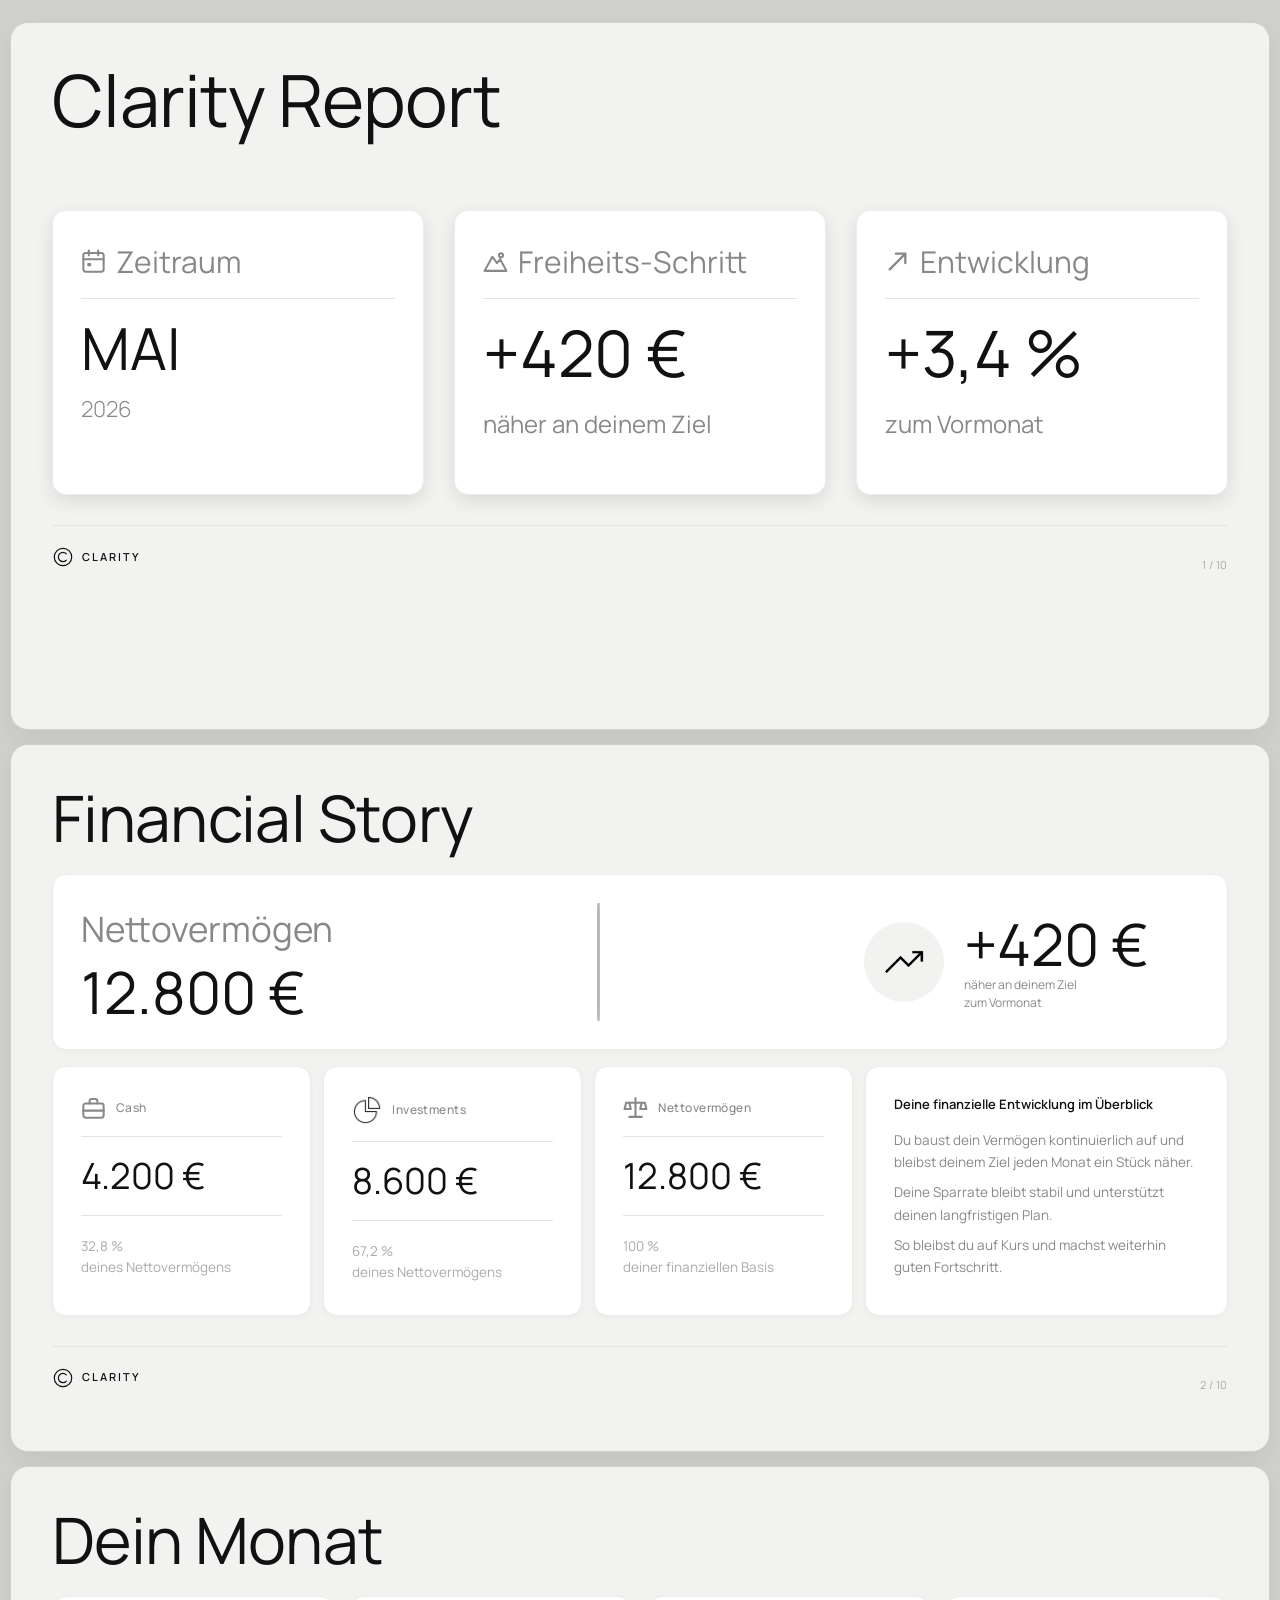
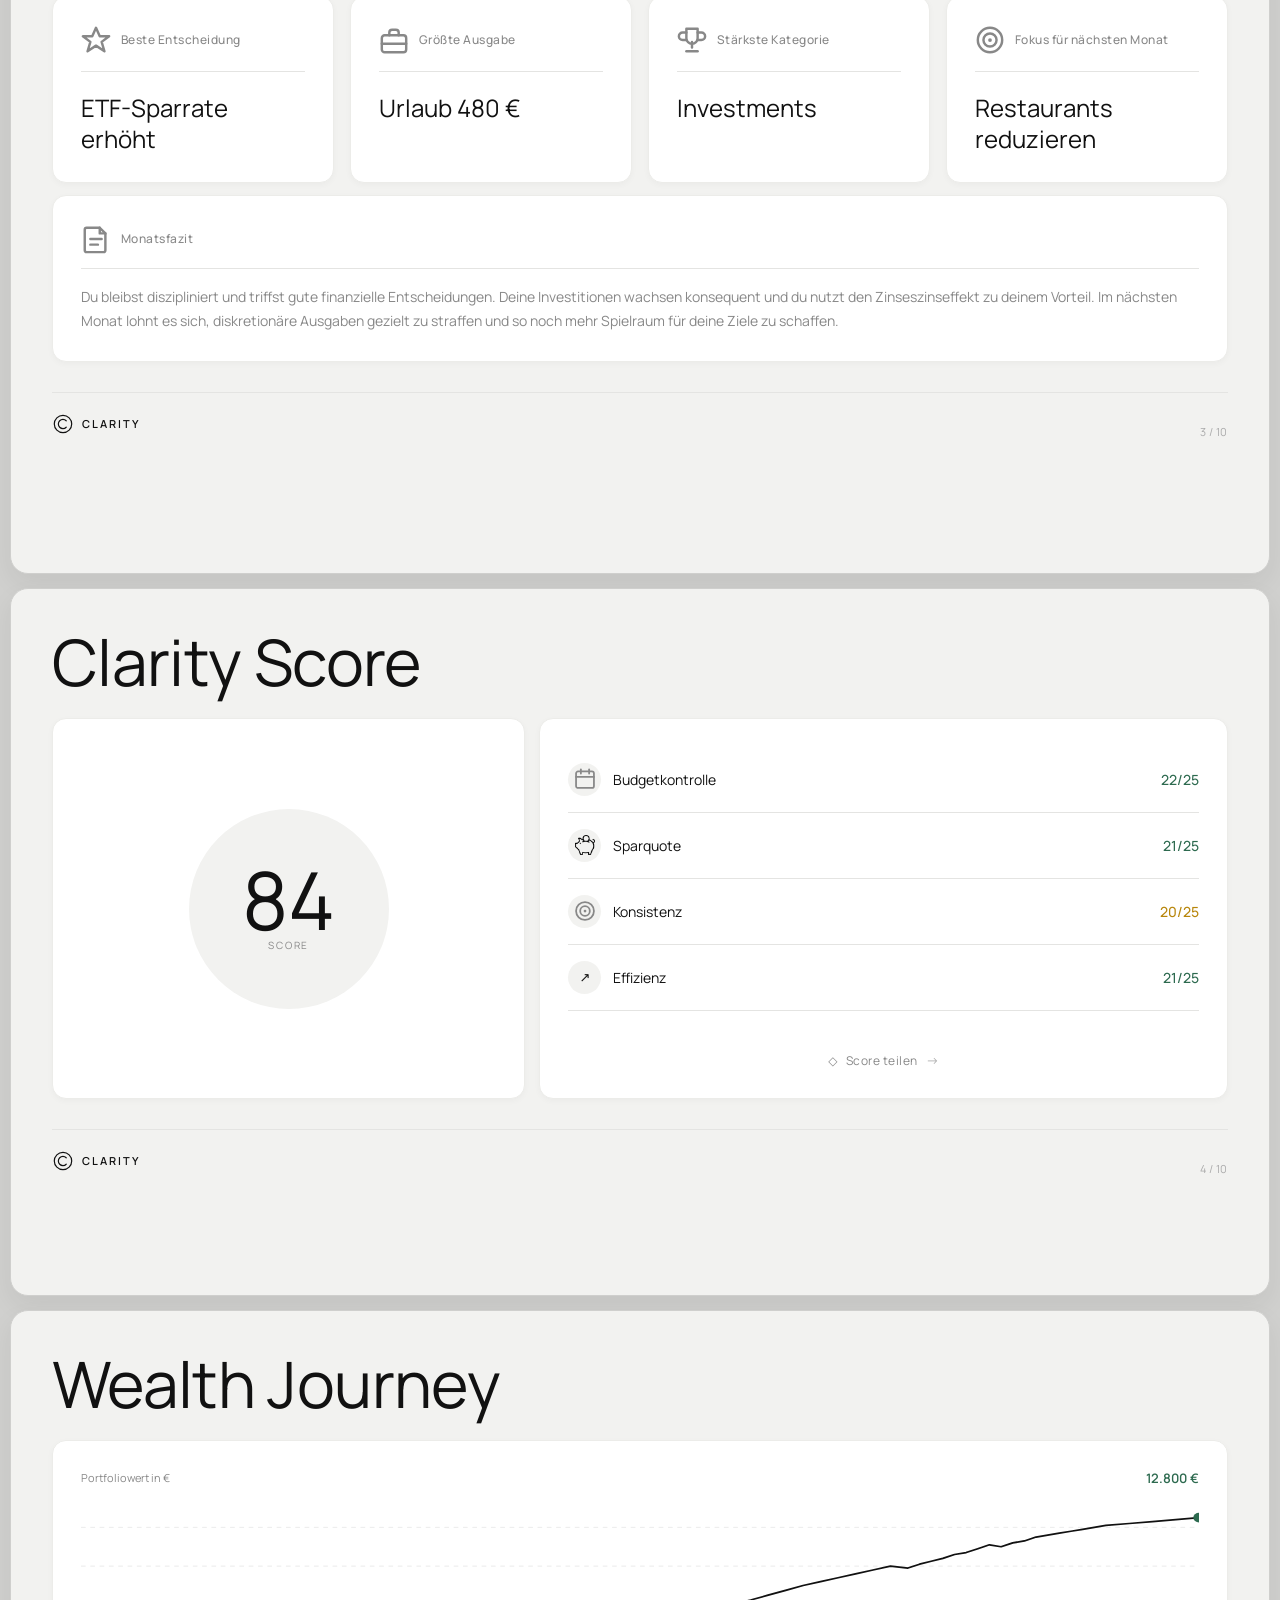
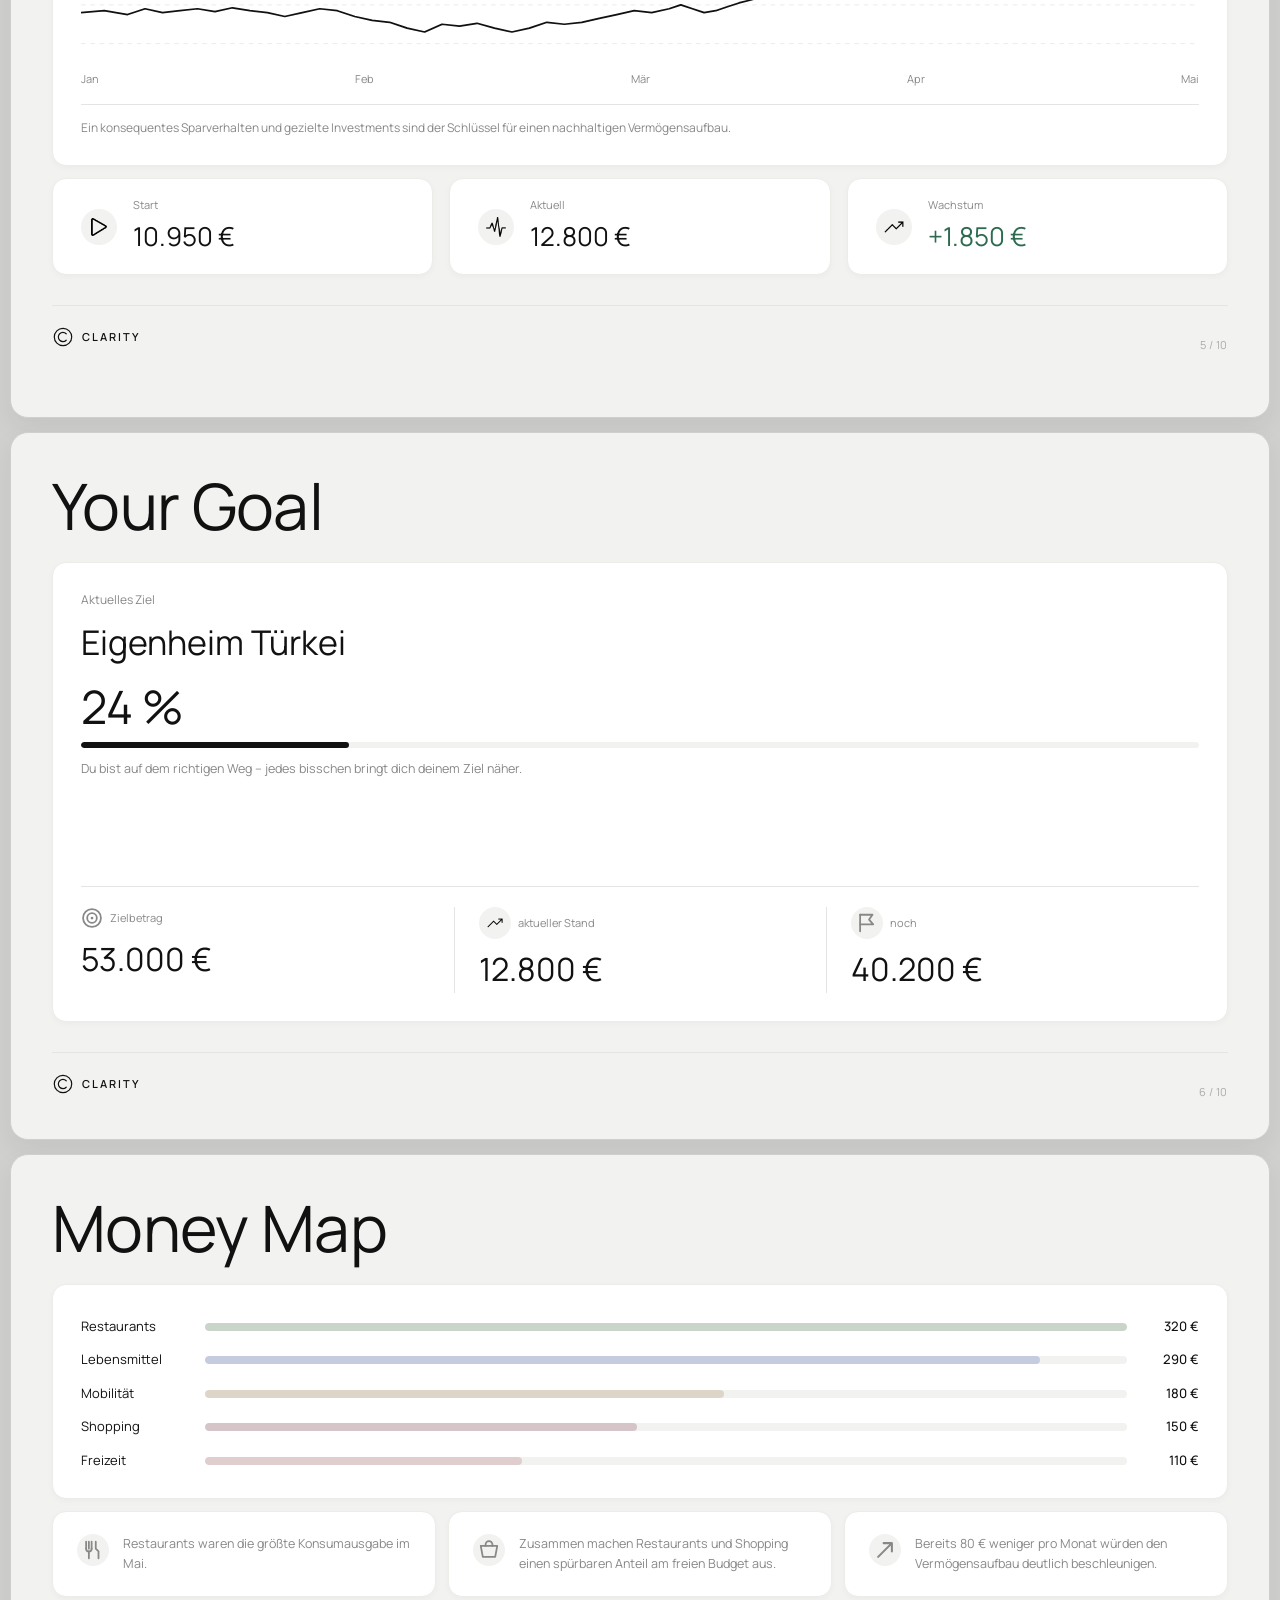
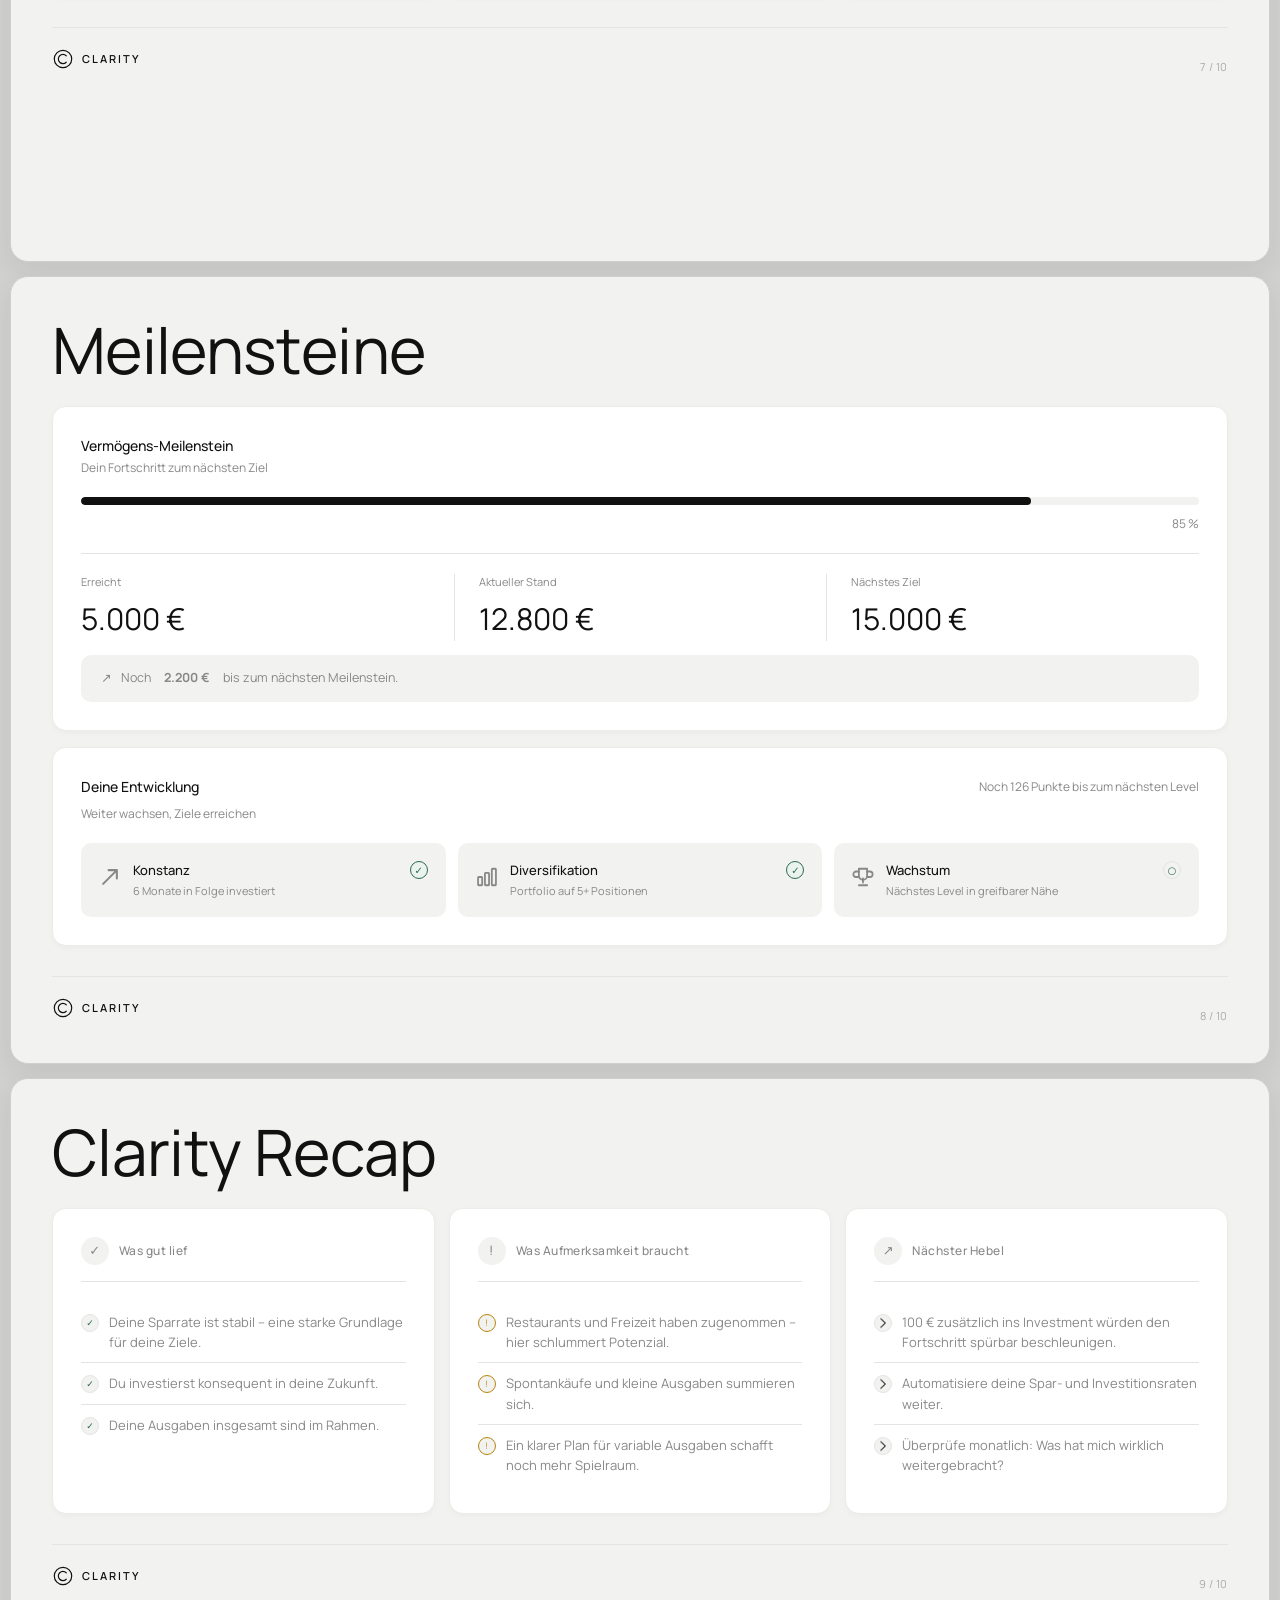
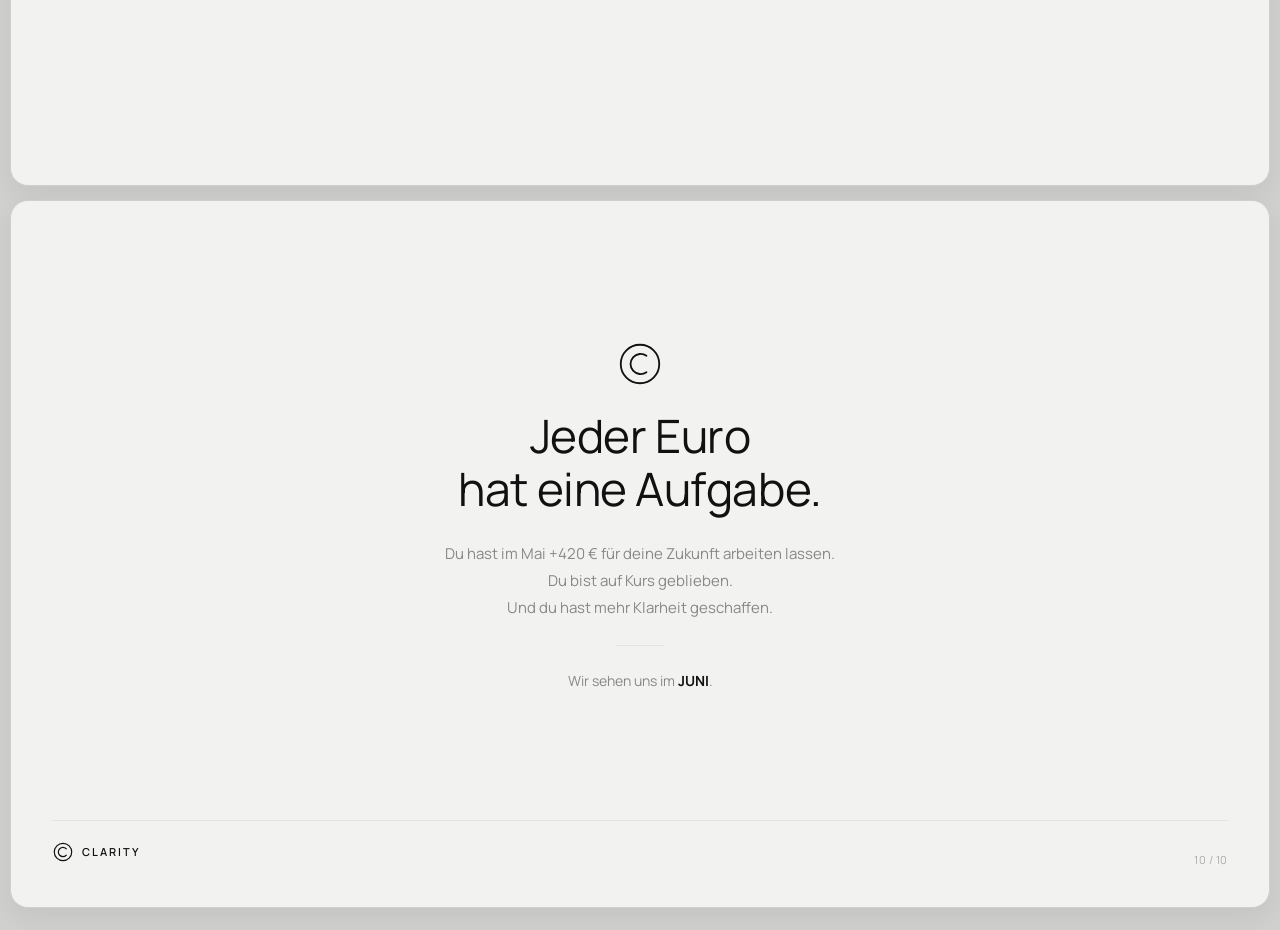
<file: index.html>
<!doctype html>
<html lang="de">
  <head>
    <meta charset="UTF-8" />
    <meta name="viewport" content="width=device-width, initial-scale=1.0" />
    <title>Clarity Report</title>
    <link rel="stylesheet" href="style.css" />
  </head>
  <body>
    <main class="report report-index" aria-label="Clarity Report Übersicht">
      <div class="page page-index">
        <div class="display display-cover">Clarity Report</div>

        <div class="cover-kpis">
          <div class="card cover-kpi">
            <div class="kpi-title">
              <svg
                width="15"
                height="15"
                viewBox="0 0 16 16"
                fill="none"
                stroke="#888"
                stroke-width="1.3"
                stroke-linecap="round"
                stroke-linejoin="round"
              >
                <rect x="1.5" y="2.5" width="13" height="12" rx="1.5" />
                <line x1="5" y1="1" x2="5" y2="4" />
                <line x1="11" y1="1" x2="11" y2="4" />
                <line x1="1.5" y1="6.5" x2="14.5" y2="6.5" />
                <rect
                  x="4"
                  y="9"
                  width="2.5"
                  height="2"
                  rx="0.4"
                  fill="#888"
                  stroke="none"
                />
              </svg>
              Zeitraum
            </div>
            <span class="cover-date">MAI</span>
            <span class="cover-year">2026</span>
          </div>
          <div class="card cover-kpi">
            <div class="kpi-title">
              <svg
                width="15"
                height="15"
                viewBox="0 0 16 16"
                fill="none"
                stroke="#888"
                stroke-width="1.3"
                stroke-linecap="round"
                stroke-linejoin="round"
              >
                <path d="M1 14L6 5l3 4 2-2.5 4 7.5H1z" />
                <circle cx="11.5" cy="4" r="1.3" />
              </svg>
              Freiheits-Schritt
            </div>
            <div class="big-num">+420 €</div>
            <div class="big-num-label">näher an deinem Ziel</div>
          </div>
          <div class="card cover-kpi">
            <div class="kpi-title">
              <svg
                width="15"
                height="15"
                viewBox="0 0 16 16"
                fill="none"
                stroke="#888"
                stroke-width="1.5"
                stroke-linecap="round"
                stroke-linejoin="round"
              >
                <path d="M3 13L13 3M7 3h6v6" />
              </svg>
              Entwicklung
            </div>
            <div class="big-num">+3,4 %</div>
            <div class="big-num-label">zum Vormonat</div>
          </div>
        </div>

        <div class="page-footer">
          <div class="logo">
            <svg
              class="logo-icon"
              viewBox="0 0 24 24"
              fill="none"
              xmlns="http://www.w3.org/2000/svg"
            >
              <circle
                cx="12"
                cy="12"
                r="9.5"
                stroke="#111111"
                stroke-width="1.3"
              />
              <path
                d="M15.5 8.5A5 5 0 1 0 15.5 15.5"
                stroke="#111111"
                stroke-width="1.3"
                stroke-linecap="round"
                fill="none"
              />
            </svg>
            CLARITY
          </div>
          <div class="footer-title"></div>
          <div class="page-num">1 / 10</div>
        </div>
      </div>

      <!-- ═══════════════════════════════════════
     PAGE 2 — FINANCIAL STORY
════════════════════════════════════════ -->
      <div class="page">
        <div class="display">Financial Story</div>

        <div class="card fin-hero">
          <div class="left">
            <div class="fin-hero-label">Nettovermögen</div>
            <div class="fin-hero-value">12.800 €</div>
          </div>
          <div class="fin-hero-divider"></div>
          <div class="right">
            <div class="round-icon icon-circle">
              <img class="icon-img" src="./imgs/trending.png" />
            </div>
            <div>
              <div class="delta">+420 €</div>
              <div class="delta-sub">näher an deinem Ziel</div>
              <div class="delta-sub">zum Vormonat</div>
            </div>
          </div>
        </div>

        <div class="fin-bottom">
          <div class="card">
            <div class="card-label">
              <svg
                width="25"
                height="25"
                viewBox="0 0 16 16"
                fill="none"
                stroke="#888"
                stroke-width="1.3"
                stroke-linecap="round"
                stroke-linejoin="round"
              >
                <rect x="1.5" y="5.5" width="13" height="9" rx="1.5" />
                <path
                  d="M5.5 5.5V4a1.5 1.5 0 0 1 1.5-1.5h2A1.5 1.5 0 0 1 10.5 4v1.5"
                />
                <line x1="1.5" y1="10" x2="14.5" y2="10" />
              </svg>
              Cash
            </div>
            <div class="big-num big-num-compact">4.200 €</div>
            <hr class="divider" />
            <div class="fin-kpi-pct">32,8 %<br />deines Nettovermögens</div>
          </div>
          <div class="card">
            <div class="card-label">
              <img src="./imgs/circular-diagram.png" width="30" height="30" />
              Investments
            </div>
            <div class="big-num big-num-compact">8.600 €</div>
            <hr class="divider" />
            <div class="fin-kpi-pct">67,2 %<br />deines Nettovermögens</div>
          </div>
          <div class="card">
            <div class="card-label">
              <svg
                width="25"
                height="25"
                viewBox="0 0 16 16"
                fill="none"
                stroke="#888"
                stroke-width="1.3"
                stroke-linecap="round"
                stroke-linejoin="round"
              >
                <line x1="8" y1="2" x2="8" y2="14" />
                <line x1="4" y1="14" x2="12" y2="14" />
                <line x1="2" y1="5" x2="14" y2="5" />
                <path d="M2 5l-1 4h4L4 5" />
                <path d="M14 5l1 4h-4l1-4" />
              </svg>
              Nettovermögen
            </div>
            <div class="big-num big-num-compact">12.800 €</div>
            <hr class="divider" />
            <div class="fin-kpi-pct">100 %<br />deiner finanziellen Basis</div>
          </div>
          <div class="card insight-card">
            <h4>Deine finanzielle Entwicklung im Überblick</h4>
            <p>
              Du baust dein Vermögen kontinuierlich auf und bleibst deinem Ziel
              jeden Monat ein Stück näher.
            </p>
            <p>
              Deine Sparrate bleibt stabil und unterstützt deinen langfristigen
              Plan.
            </p>
            <p>
              So bleibst du auf Kurs und machst weiterhin guten Fortschritt.
            </p>
          </div>
        </div>

        <div class="page-footer">
          <div class="logo">
            <svg
              class="logo-icon"
              viewBox="0 0 24 24"
              fill="none"
              xmlns="http://www.w3.org/2000/svg"
            >
              <circle
                cx="12"
                cy="12"
                r="9.5"
                stroke="#111111"
                stroke-width="1.3"
              />
              <path
                d="M15.5 8.5A5 5 0 1 0 15.5 15.5"
                stroke="#111111"
                stroke-width="1.3"
                stroke-linecap="round"
                fill="none"
              /></svg
            >CLARITY
          </div>
          <div class="footer-title"></div>
          <div class="page-num">2 / 10</div>
        </div>
      </div>

      <!-- ═══════════════════════════════════════
     PAGE 3 — DEIN MONAT
════════════════════════════════════════ -->
      <div class="page">
        <div class="display">Dein Monat</div>

        <div class="monat-grid">
          <div class="card monat-card">
            <div class="card-label">
              <svg
                width="30"
                height="30"
                viewBox="0 0 16 16"
                fill="none"
                stroke="#888"
                stroke-width="1.3"
                stroke-linecap="round"
                stroke-linejoin="round"
              >
                <polygon
                  points="8,1.5 10,6 15,6 11,9 12.5,14 8,11 3.5,14 5,9 1,6 6,6"
                /></svg
              >Beste Entscheidung
            </div>
            <div class="monat-val">ETF-Sparrate erhöht</div>
          </div>
          <div class="card monat-card">
            <div class="card-label">
              <svg
                width="30"
                height="30"
                viewBox="0 0 16 16"
                fill="none"
                stroke="#888"
                stroke-width="1.3"
                stroke-linecap="round"
                stroke-linejoin="round"
              >
                <rect x="1.5" y="5.5" width="13" height="9" rx="1.5" />
                <path
                  d="M5.5 5.5V4a1.5 1.5 0 0 1 1.5-1.5h2A1.5 1.5 0 0 1 10.5 4v1.5"
                />
                <line x1="1.5" y1="10" x2="14.5" y2="10" /></svg
              >Größte Ausgabe
            </div>
            <div class="monat-val">Urlaub 480 €</div>
          </div>
          <div class="card monat-card">
            <div class="card-label">
              <svg
                width="30"
                height="30"
                viewBox="0 0 16 16"
                fill="none"
                stroke="#888"
                stroke-width="1.3"
                stroke-linecap="round"
                stroke-linejoin="round"
              >
                <path d="M5 2h6v5a3 3 0 0 1-6 0V2z" />
                <path d="M5 4H3a2 2 0 0 0 0 4h2" />
                <path d="M11 4h2a2 2 0 0 1 0 4h-2" />
                <line x1="8" y1="9" x2="8" y2="12" />
                <line x1="5" y1="14" x2="11" y2="14" /></svg
              >Stärkste Kategorie
            </div>
            <div class="monat-val">Investments</div>
          </div>
          <div class="card monat-card">
            <div class="card-label">
              <svg
                width="30"
                height="30"
                viewBox="0 0 16 16"
                fill="none"
                stroke="#888"
                stroke-width="1.3"
                stroke-linecap="round"
              >
                <circle cx="8" cy="8" r="6.5" />
                <circle cx="8" cy="8" r="3.5" />
                <circle cx="8" cy="8" r="1" fill="#888" stroke="none" /></svg
              >Fokus für nächsten Monat
            </div>
            <div class="monat-val">Restaurants reduzieren</div>
          </div>
        </div>

        <div class="card fazit-card">
          <div class="card-label fazit-label">
            <svg
              width="30"
              height="30"
              viewBox="0 0 16 16"
              fill="none"
              stroke="#888"
              stroke-width="1.3"
              stroke-linecap="round"
              stroke-linejoin="round"
            >
              <path
                d="M3 2h7l3 3v9a1 1 0 0 1-1 1H3a1 1 0 0 1-1-1V3a1 1 0 0 1 1-1z"
              />
              <path d="M10 2v3h3" />
              <line x1="5" y1="8" x2="11" y2="8" />
              <line x1="5" y1="11" x2="9" y2="11" />
            </svg>
            Monatsfazit
          </div>
          <p>
            Du bleibst diszipliniert und triffst gute finanzielle
            Entscheidungen. Deine Investitionen wachsen konsequent und du nutzt
            den Zinseszinseffekt zu deinem Vorteil. Im nächsten Monat lohnt es
            sich, diskretionäre Ausgaben gezielt zu straffen und so noch mehr
            Spielraum für deine Ziele zu schaffen.
          </p>
        </div>

        <div class="page-footer">
          <div class="logo">
            <svg
              class="logo-icon"
              viewBox="0 0 24 24"
              fill="none"
              xmlns="http://www.w3.org/2000/svg"
            >
              <circle
                cx="12"
                cy="12"
                r="9.5"
                stroke="#111111"
                stroke-width="1.3"
              />
              <path
                d="M15.5 8.5A5 5 0 1 0 15.5 15.5"
                stroke="#111111"
                stroke-width="1.3"
                stroke-linecap="round"
                fill="none"
              /></svg
            >CLARITY
          </div>
          <div class="footer-title"></div>
          <div class="page-num">3 / 10</div>
        </div>
      </div>

      <!-- ═══════════════════════════════════════
     PAGE 4 — CLARITY SCORE
════════════════════════════════════════ -->
      <div class="page">
        <div class="display">Clarity Score</div>

        <div class="score-layout">
          <div class="card score-circle-card">
            <div class="score-circle">
              <div class="score-num">84</div>
              <div class="score-word">Score</div>
            </div>
          </div>
          <div class="card score-dims">
            <div class="score-dim-row">
              <div class="dim-left">
                <div class="round-icon dim-icon">
                  <svg
                    width="20"
                    height="20"
                    viewBox="0 0 16 16"
                    fill="none"
                    stroke="#888"
                    stroke-width="1.3"
                    stroke-linecap="round"
                    stroke-linejoin="round"
                  >
                    <rect x="1.5" y="2.5" width="13" height="12" rx="1.5" />
                    <line x1="5" y1="1" x2="5" y2="4" />
                    <line x1="11" y1="1" x2="11" y2="4" />
                    <line x1="1.5" y1="6.5" x2="14.5" y2="6.5" />
                  </svg>
                </div>
                Budgetkontrolle
              </div>
              <div class="score-val-green">22/25</div>
            </div>
            <div class="score-dim-row">
              <div class="dim-left">
                <div class="round-icon dim-icon">
                  <img src="./imgs/money.png" width="20" height="20" />
                </div>
                Sparquote
              </div>
              <div class="score-val-green">21/25</div>
            </div>
            <div class="score-dim-row">
              <div class="dim-left">
                <div class="round-icon dim-icon">
                  <svg
                    width="20"
                    height="20"
                    viewBox="0 0 16 16"
                    fill="none"
                    stroke="#888"
                    stroke-width="1.3"
                    stroke-linecap="round"
                  >
                    <circle cx="8" cy="8" r="6.5" />
                    <circle cx="8" cy="8" r="3.5" />
                    <circle cx="8" cy="8" r="1" fill="#888" stroke="none" />
                  </svg>
                </div>
                Konsistenz
              </div>
              <div class="score-val-gold">20/25</div>
            </div>
            <div class="score-dim-row">
              <div class="dim-left">
                <div class="round-icon dim-icon">↗</div>
                Effizienz
              </div>
              <div class="score-val-green">21/25</div>
            </div>
            <div class="score-cta">
              <span>◇</span>
              Score teilen
              <span class="cta-arrow">→</span>
            </div>
          </div>
        </div>

        <div class="page-footer">
          <div class="logo">
            <svg
              class="logo-icon"
              viewBox="0 0 24 24"
              fill="none"
              xmlns="http://www.w3.org/2000/svg"
            >
              <circle
                cx="12"
                cy="12"
                r="9.5"
                stroke="#111111"
                stroke-width="1.3"
              />
              <path
                d="M15.5 8.5A5 5 0 1 0 15.5 15.5"
                stroke="#111111"
                stroke-width="1.3"
                stroke-linecap="round"
                fill="none"
              /></svg
            >CLARITY
          </div>
          <div class="footer-title"></div>
          <div class="page-num">4 / 10</div>
        </div>
      </div>

      <!-- ═══════════════════════════════════════
     PAGE 5 — WEALTH JOURNEY
════════════════════════════════════════ -->
      <div class="page">
        <div class="display">Wealth Journey</div>

        <div class="card chart-card">
          <div class="chart-label-row">
            <span class="axis-label">Portfoliowert in €</span>
            <span class="chart-val">12.800 €</span>
          </div>
          <div class="chart-area">
            <svg
              viewBox="0 0 960 160"
              preserveAspectRatio="none"
              xmlns="http://www.w3.org/2000/svg"
            >
              <!-- Y grid lines -->
              <line
                x1="0"
                y1="20"
                x2="960"
                y2="20"
                stroke="#E8E8E8"
                stroke-width="0.8"
                stroke-dasharray="4,4"
              />
              <line
                x1="0"
                y1="60"
                x2="960"
                y2="60"
                stroke="#E8E8E8"
                stroke-width="0.8"
                stroke-dasharray="4,4"
              />
              <line
                x1="0"
                y1="100"
                x2="960"
                y2="100"
                stroke="#E8E8E8"
                stroke-width="0.8"
                stroke-dasharray="4,4"
              />
              <line
                x1="0"
                y1="140"
                x2="960"
                y2="140"
                stroke="#E8E8E8"
                stroke-width="0.8"
                stroke-dasharray="4,4"
              />
              <!-- Wealth line: Jan ~108, gradual rise with noise to May 128 -->
              <polyline
                fill="none"
                stroke="#111111"
                stroke-width="1.8"
                stroke-linejoin="round"
                points="
            0,108 20,106 40,110 55,104 70,108 85,106 100,104 115,107 130,103
            145,106 160,108 175,112 190,108 205,104 220,106 235,112 250,116
            265,118 280,124 295,128 310,120 325,122 340,119 355,124 370,128
            385,124 400,118 415,120 430,118 445,114 460,110 475,106 490,108
            505,104 515,100 525,104 535,108 545,106 555,102 565,98 575,95
            590,90 605,85 620,80 635,76 650,72 665,68 680,64 695,60
            710,62 720,58 730,55 740,52 750,48 760,46 770,42 780,38
            790,40 800,36 810,34 820,30 830,28 840,26 850,24 860,22
            870,20 880,18 900,16 920,14 940,12 960,10
          "
              />
              <!-- End dot -->
              <circle cx="960" cy="10" r="5" fill="#2D6A4F" />
            </svg>
          </div>
          <!-- X axis labels -->
          <div class="chart-x-axis">
            <span class="axis-tick">Jan</span>
            <span class="axis-tick">Feb</span>
            <span class="axis-tick">Mär</span>
            <span class="axis-tick">Apr</span>
            <span class="axis-tick">Mai</span>
          </div>
          <div class="chart-caption">
            Ein konsequentes Sparverhalten und gezielte Investments sind der
            Schlüssel für einen nachhaltigen Vermögensaufbau.
          </div>
        </div>

        <div class="journey-kpis">
          <div class="card journey-kpi">
            <div class="round-icon jkpi-icon">
              <img src="./imgs/play-button.png" width="18" height="18" />
            </div>
            <div>
              <div class="jkpi-label">Start</div>
              <div class="jkpi-val">10.950 €</div>
            </div>
          </div>
          <div class="card journey-kpi">
            <div class="round-icon jkpi-icon">
              <img src="./imgs/life-line.png" width="20" height="20" />
            </div>
            <div>
              <div class="jkpi-label">Aktuell</div>
              <div class="jkpi-val">12.800 €</div>
            </div>
          </div>
          <div class="card journey-kpi">
            <div class="round-icon jkpi-icon">
              <img src="./imgs/trending.png" width="20" height="20" />
            </div>
            <div>
              <div class="jkpi-label">Wachstum</div>
              <div class="jkpi-val green">+1.850 €</div>
            </div>
          </div>
        </div>

        <div class="page-footer">
          <div class="logo">
            <svg
              class="logo-icon"
              viewBox="0 0 24 24"
              fill="none"
              xmlns="http://www.w3.org/2000/svg"
            >
              <circle
                cx="12"
                cy="12"
                r="9.5"
                stroke="#111111"
                stroke-width="1.3"
              />
              <path
                d="M15.5 8.5A5 5 0 1 0 15.5 15.5"
                stroke="#111111"
                stroke-width="1.3"
                stroke-linecap="round"
                fill="none"
              /></svg
            >CLARITY
          </div>
          <div class="footer-title"></div>
          <div class="page-num">5 / 10</div>
        </div>
      </div>

      <!-- ═══════════════════════════════════════
     PAGE 6 — YOUR GOAL
════════════════════════════════════════ -->
      <div class="page">
        <div class="display">Your Goal</div>

        <div class="card goal-card goal-card-fill">
          <div>
            <div class="goal-label">Aktuelles Ziel</div>
            <div class="goal-name">Eigenheim Türkei</div>
            <div class="goal-pct">24 %</div>
            <div class="progress-track"><div class="progress-fill"></div></div>
            <div class="goal-hint">
              Du bist auf dem richtigen Weg – jedes bisschen bringt dich deinem
              Ziel näher.
            </div>
          </div>
          <div class="goal-kpis">
            <div class="goal-kpi">
              <div class="gk-label">
                <svg
                  width="22"
                  height="22"
                  viewBox="0 0 16 16"
                  fill="none"
                  stroke="#888"
                  stroke-width="1.3"
                  stroke-linecap="round"
                >
                  <circle cx="8" cy="8" r="6.5" />
                  <circle cx="8" cy="8" r="3.5" />
                  <circle cx="8" cy="8" r="1" fill="#888" stroke="none" /></svg
                >Zielbetrag
              </div>
              <div class="gk-val">53.000 €</div>
            </div>
            <div class="goal-kpi">
              <div class="gk-label">
                <span class="round-icon gk-icon">
                  <img
                    src="./imgs/trending.png"
                    width="16"
                    height="16"
                  /> </span
                >aktueller Stand
              </div>
              <div class="gk-val">12.800 €</div>
            </div>
            <div class="goal-kpi">
              <div class="gk-label">
                <span class="round-icon gk-icon">
                  <svg
                    width="18"
                    height="18"
                    viewBox="0 0 16 16"
                    fill="none"
                    stroke="#888"
                    stroke-width="1.3"
                    stroke-linecap="round"
                    stroke-linejoin="round"
                  >
                    <line x1="3" y1="2" x2="3" y2="14" />
                    <path d="M3 2h9l-2.5 3.5L12.5 9H3" /></svg
                ></span>

                noch
              </div>
              <div class="gk-val">40.200 €</div>
            </div>
          </div>
        </div>

        <div class="page-footer">
          <div class="logo">
            <svg
              class="logo-icon"
              viewBox="0 0 24 24"
              fill="none"
              xmlns="http://www.w3.org/2000/svg"
            >
              <circle
                cx="12"
                cy="12"
                r="9.5"
                stroke="#111111"
                stroke-width="1.3"
              />
              <path
                d="M15.5 8.5A5 5 0 1 0 15.5 15.5"
                stroke="#111111"
                stroke-width="1.3"
                stroke-linecap="round"
                fill="none"
              /></svg
            >CLARITY
          </div>
          <div class="footer-title"></div>
          <div class="page-num">6 / 10</div>
        </div>
      </div>

      <!-- ═══════════════════════════════════════
     PAGE 7 — MONEY MAP
════════════════════════════════════════ -->
      <div class="page">
        <div class="display">Money Map</div>

        <div class="card money-map-card">
          <div class="bar-list">
            <div class="bar-row">
              <span class="bar-name">Restaurants</span>
              <div class="bar-track">
                <div class="bar-fill" style="width: 100%"></div>
              </div>
              <span class="bar-amt">320 €</span>
            </div>
            <div class="bar-row">
              <span class="bar-name">Lebensmittel</span>
              <div class="bar-track">
                <div class="bar-fill blue" style="width: 90.6%"></div>
              </div>
              <span class="bar-amt">290 €</span>
            </div>
            <div class="bar-row">
              <span class="bar-name">Mobilität</span>
              <div class="bar-track">
                <div class="bar-fill sand" style="width: 56.3%"></div>
              </div>
              <span class="bar-amt">180 €</span>
            </div>
            <div class="bar-row">
              <span class="bar-name">Shopping</span>
              <div class="bar-track">
                <div class="bar-fill mauve" style="width: 46.9%"></div>
              </div>
              <span class="bar-amt">150 €</span>
            </div>
            <div class="bar-row">
              <span class="bar-name">Freizeit</span>
              <div class="bar-track">
                <div class="bar-fill rose" style="width: 34.4%"></div>
              </div>
              <span class="bar-amt">110 €</span>
            </div>
          </div>
        </div>

        <div class="insights-grid">
          <div class="card insight-tile">
            <div class="round-icon it-icon">
              <svg
                width="14"
                height="14"
                viewBox="0 0 16 16"
                fill="none"
                stroke="#888"
                stroke-width="1.3"
                stroke-linecap="round"
              >
                <line x1="5" y1="2" x2="5" y2="7" />
                <line x1="3" y1="2" x2="3" y2="7" />
                <line x1="7" y1="2" x2="7" y2="7" />
                <path d="M3 7a2 2 0 0 0 4 0" />
                <line x1="5" y1="9" x2="5" y2="14" />
                <path d="M10 2v5l2 2v5" />
              </svg>
            </div>
            <p>Restaurants waren die größte Konsumausgabe im Mai.</p>
          </div>
          <div class="card insight-tile">
            <div class="round-icon it-icon">
              <svg
                width="14"
                height="14"
                viewBox="0 0 16 16"
                fill="none"
                stroke="#888"
                stroke-width="1.3"
                stroke-linecap="round"
                stroke-linejoin="round"
              >
                <path d="M2 5h12l-1.5 8H3.5L2 5z" />
                <path d="M5.5 5V4a2.5 2.5 0 0 1 5 0v1" />
              </svg>
            </div>
            <p>
              Zusammen machen Restaurants und Shopping einen spürbaren Anteil am
              freien Budget aus.
            </p>
          </div>
          <div class="card insight-tile">
            <div class="round-icon it-icon">
              <svg
                width="14"
                height="14"
                viewBox="0 0 16 16"
                fill="none"
                stroke="#888"
                stroke-width="1.5"
                stroke-linecap="round"
                stroke-linejoin="round"
              >
                <path d="M3 13L13 3M7 3h6v6" />
              </svg>
            </div>
            <p>
              Bereits 80 € weniger pro Monat würden den Vermögensaufbau deutlich
              beschleunigen.
            </p>
          </div>
        </div>

        <div class="page-footer">
          <div class="logo">
            <svg
              class="logo-icon"
              viewBox="0 0 24 24"
              fill="none"
              xmlns="http://www.w3.org/2000/svg"
            >
              <circle
                cx="12"
                cy="12"
                r="9.5"
                stroke="#111111"
                stroke-width="1.3"
              />
              <path
                d="M15.5 8.5A5 5 0 1 0 15.5 15.5"
                stroke="#111111"
                stroke-width="1.3"
                stroke-linecap="round"
                fill="none"
              /></svg
            >CLARITY
          </div>
          <div class="footer-title"></div>
          <div class="page-num">7 / 10</div>
        </div>
      </div>

      <!-- ═══════════════════════════════════════
     PAGE 8 — MEILENSTEINE
════════════════════════════════════════ -->
      <div class="page">
        <div class="display">Meilensteine</div>

        <div class="card milestone-card">
          <div class="milestone-header">
            <h3>Vermögens-Meilenstein</h3>
            <p>Dein Fortschritt zum nächsten Ziel</p>
          </div>
          <div class="ms-progress-track">
            <div class="ms-progress-fill"></div>
          </div>
          <div class="ms-progress-pct">85 %</div>
          <div class="ms-kpis">
            <div class="ms-kpi">
              <div class="mk-label">Erreicht</div>
              <div class="mk-val">5.000 €</div>
            </div>
            <div class="ms-kpi">
              <div class="mk-label">Aktueller Stand</div>
              <div class="mk-val">12.800 €</div>
            </div>
            <div class="ms-kpi">
              <div class="mk-label">Nächstes Ziel</div>
              <div class="mk-val">15.000 €</div>
            </div>
          </div>
          <div class="ms-next">
            <span>↗</span>
            Noch <strong>&nbsp;2.200 €&nbsp;</strong> bis zum nächsten
            Meilenstein.
          </div>
        </div>

        <div class="card badges-card">
          <div class="badges-header">
            <h3>Deine Entwicklung</h3>
            <span class="pts">Noch 126 Punkte bis zum nächsten Level</span>
          </div>
          <div class="badges-sub">Weiter wachsen, Ziele erreichen</div>
          <div class="badges-grid">
            <div class="badge-tile">
              <svg
                width="14"
                height="14"
                viewBox="0 0 16 16"
                fill="none"
                stroke="#888"
                stroke-width="1.5"
                stroke-linecap="round"
                stroke-linejoin="round"
              >
                <path d="M3 13L13 3M7 3h6v6" />
              </svg>
              <div>
                <div class="b-name">Konstanz</div>
                <div class="b-desc">6 Monate in Folge investiert</div>
              </div>
              <div class="badge-check done">✓</div>
            </div>
            <div class="badge-tile">
              <svg
                width="14"
                height="14"
                viewBox="0 0 16 16"
                fill="none"
                stroke="#888"
                stroke-width="1.3"
                stroke-linecap="round"
                stroke-linejoin="round"
              >
                <rect x="1.5" y="8" width="3" height="6" rx="0.5" />
                <rect x="6.5" y="5" width="3" height="9" rx="0.5" />
                <rect x="11.5" y="2" width="3" height="12" rx="0.5" />
              </svg>
              <div>
                <div class="b-name">Diversifikation</div>
                <div class="b-desc">Portfolio auf 5+ Positionen</div>
              </div>
              <div class="badge-check done">✓</div>
            </div>
            <div class="badge-tile">
              <svg
                width="14"
                height="14"
                viewBox="0 0 16 16"
                fill="none"
                stroke="#888"
                stroke-width="1.3"
                stroke-linecap="round"
                stroke-linejoin="round"
              >
                <path d="M5 2h6v5a3 3 0 0 1-6 0V2z" />
                <path d="M5 4H3a2 2 0 0 0 0 4h2" />
                <path d="M11 4h2a2 2 0 0 1 0 4h-2" />
                <line x1="8" y1="9" x2="8" y2="12" />
                <line x1="5" y1="14" x2="11" y2="14" />
              </svg>
              <div>
                <div class="b-name">Wachstum</div>
                <div class="b-desc">Nächstes Level in greifbarer Nähe</div>
              </div>
              <div class="badge-check">○</div>
            </div>
          </div>
        </div>

        <div class="page-footer">
          <div class="logo">
            <svg
              class="logo-icon"
              viewBox="0 0 24 24"
              fill="none"
              xmlns="http://www.w3.org/2000/svg"
            >
              <circle
                cx="12"
                cy="12"
                r="9.5"
                stroke="#111111"
                stroke-width="1.3"
              />
              <path
                d="M15.5 8.5A5 5 0 1 0 15.5 15.5"
                stroke="#111111"
                stroke-width="1.3"
                stroke-linecap="round"
                fill="none"
              /></svg
            >CLARITY
          </div>
          <div class="footer-title"></div>
          <div class="page-num">8 / 10</div>
        </div>
      </div>

      <!-- ═══════════════════════════════════════
     PAGE 9 — CLARITY RECAP
════════════════════════════════════════ -->
      <div class="page">
        <div class="display">Clarity Recap</div>

        <div class="recap-grid">
          <div class="card recap-card">
            <div class="card-label rc-label">
              <div class="round-icon rc-icon">✓</div>
              Was gut lief
            </div>
            <ul>
              <li>
                <div class="li-dot">✓</div>
                Deine Sparrate ist stabil – eine starke Grundlage für deine
                Ziele.
              </li>
              <li>
                <div class="li-dot">✓</div>
                Du investierst konsequent in deine Zukunft.
              </li>
              <li>
                <div class="li-dot">✓</div>
                Deine Ausgaben insgesamt sind im Rahmen.
              </li>
            </ul>
          </div>
          <div class="card recap-card">
            <div class="card-label rc-label">
              <div class="round-icon rc-icon">!</div>
              Was Aufmerksamkeit braucht
            </div>
            <ul>
              <li>
                <div class="li-dot warn">!</div>
                Restaurants und Freizeit haben zugenommen – hier schlummert
                Potenzial.
              </li>
              <li>
                <div class="li-dot warn">!</div>
                Spontankäufe und kleine Ausgaben summieren sich.
              </li>
              <li>
                <div class="li-dot warn">!</div>
                Ein klarer Plan für variable Ausgaben schafft noch mehr
                Spielraum.
              </li>
            </ul>
          </div>
          <div class="card recap-card">
            <div class="card-label rc-label">
              <div class="round-icon rc-icon">↗</div>
              Nächster Hebel
            </div>
            <ul>
              <li>
                <div class="li-dot arrow">
                  <img src="./imgs/chevron.png" alt="Arrow" />
                </div>
                100 € zusätzlich ins Investment würden den Fortschritt spürbar
                beschleunigen.
              </li>
              <li>
                <div class="li-dot arrow">
                  <img src="./imgs/chevron.png" alt="Arrow" />
                </div>
                Automatisiere deine Spar- und Investitionsraten weiter.
              </li>
              <li>
                <div class="li-dot arrow">
                  <img src="./imgs/chevron.png" alt="Arrow" />
                </div>
                Überprüfe monatlich: Was hat mich wirklich weitergebracht?
              </li>
            </ul>
          </div>
        </div>

        <div class="page-footer">
          <div class="logo">
            <svg
              class="logo-icon"
              viewBox="0 0 24 24"
              fill="none"
              xmlns="http://www.w3.org/2000/svg"
            >
              <circle
                cx="12"
                cy="12"
                r="9.5"
                stroke="#111111"
                stroke-width="1.3"
              />
              <path
                d="M15.5 8.5A5 5 0 1 0 15.5 15.5"
                stroke="#111111"
                stroke-width="1.3"
                stroke-linecap="round"
                fill="none"
              /></svg
            >CLARITY
          </div>
          <div class="footer-title"></div>
          <div class="page-num">9 / 10</div>
        </div>
      </div>

      <!-- ═══════════════════════════════════════
     PAGE 10 — CLOSING
════════════════════════════════════════ -->
      <div class="page page-closing">
        <div class="closing-page">
          <svg
            viewBox="0 0 48 48"
            fill="none"
            xmlns="http://www.w3.org/2000/svg"
            class="closing-mark"
          >
            <circle cx="24" cy="24" r="21" stroke="#111111" stroke-width="2" />
            <path
              d="M31 15A11 11 0 1 0 31 33"
              stroke="#111111"
              stroke-width="2"
              stroke-linecap="round"
              fill="none"
            />
          </svg>
          <div class="closing-headline">Jeder Euro<br />hat eine Aufgabe.</div>
          <div class="closing-body">
            Du hast im Mai +420 € für deine Zukunft arbeiten lassen.<br />
            Du bist auf Kurs geblieben.<br />
            Und du hast mehr Klarheit geschaffen.
          </div>
          <hr class="closing-sep" />
          <div class="closing-next">
            Wir sehen uns im <strong>JUNI</strong>.
          </div>
        </div>

        <div class="page-footer">
          <div class="logo">
            <svg
              class="logo-icon"
              viewBox="0 0 24 24"
              fill="none"
              xmlns="http://www.w3.org/2000/svg"
            >
              <circle
                cx="12"
                cy="12"
                r="9.5"
                stroke="#111111"
                stroke-width="1.3"
              />
              <path
                d="M15.5 8.5A5 5 0 1 0 15.5 15.5"
                stroke="#111111"
                stroke-width="1.3"
                stroke-linecap="round"
                fill="none"
              /></svg
            >CLARITY
          </div>
          <div class="footer-title"></div>
          <div class="page-num">10 / 10</div>
        </div>
      </div>
    </main>
  </body>
</html>
</file>
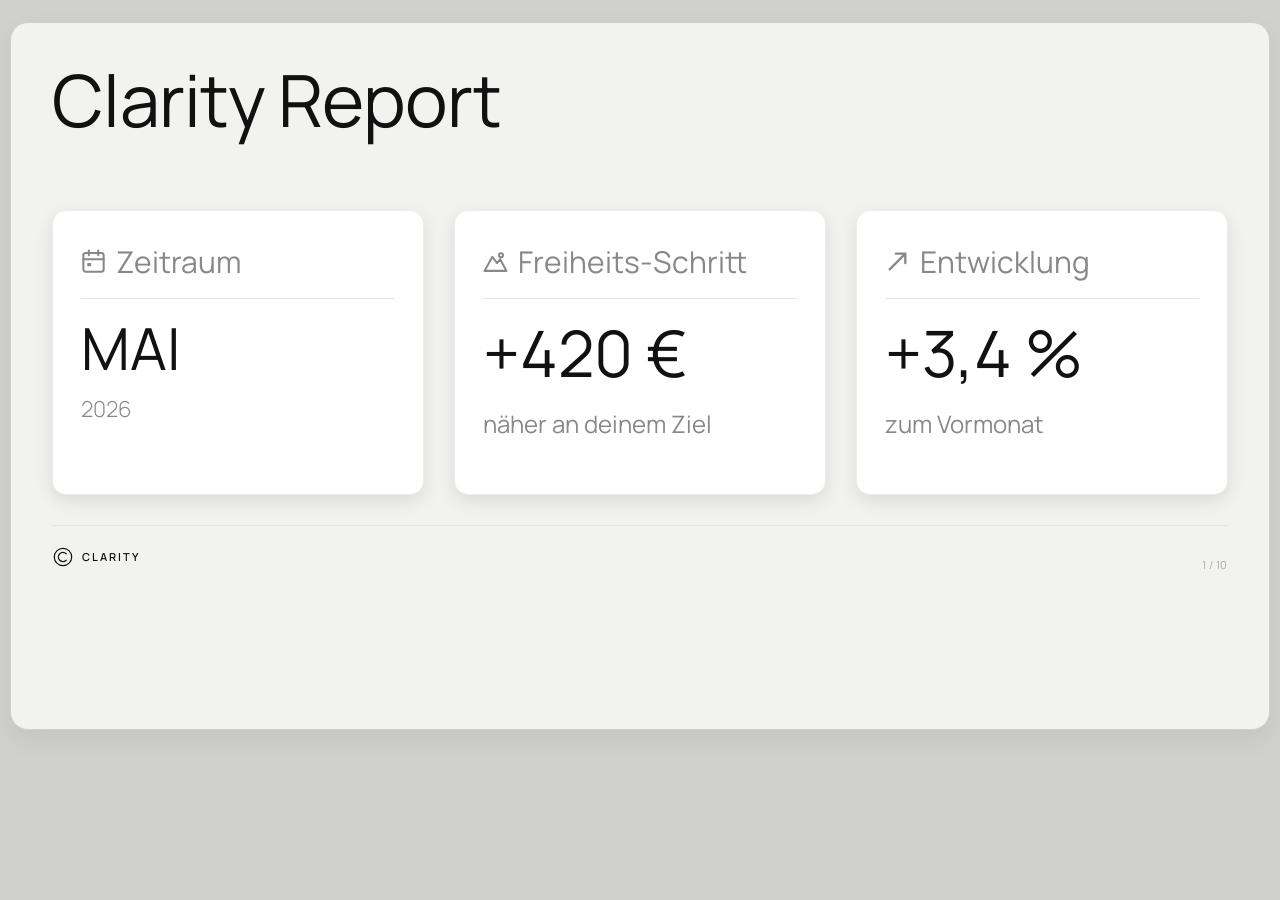
<file: pages/01-cover.html>
<!doctype html>
<html lang="de">
  <head>
    <meta charset="UTF-8" />
    <meta name="viewport" content="width=device-width, initial-scale=1.0" />
    <title>Clarity Report - Clarity Report</title>
    <link rel="stylesheet" href="../style.css" />
  </head>
  <body>
    <main class="report" aria-label="Clarity Report - Clarity Report">
      <!-- ═══════════════════════════════════════
     PAGE 1 — COVER
════════════════════════════════════════ -->
      <div class="page page-milestones">
        <div class="display display-cover">Clarity Report</div>

        <div class="cover-kpis">
          <div class="card cover-kpi">
            <div class="kpi-title">
              <svg
                width="15"
                height="15"
                viewBox="0 0 16 16"
                fill="none"
                stroke="#888"
                stroke-width="1.3"
                stroke-linecap="round"
                stroke-linejoin="round"
              >
                <rect x="1.5" y="2.5" width="13" height="12" rx="1.5" />
                <line x1="5" y1="1" x2="5" y2="4" />
                <line x1="11" y1="1" x2="11" y2="4" />
                <line x1="1.5" y1="6.5" x2="14.5" y2="6.5" />
                <rect
                  x="4"
                  y="9"
                  width="2.5"
                  height="2"
                  rx="0.4"
                  fill="#888"
                  stroke="none"
                />
              </svg>
              Zeitraum
            </div>
            <span class="cover-date">MAI</span>
            <span class="cover-year">2026</span>
          </div>
          <div class="card cover-kpi">
            <div class="kpi-title">
              <svg
                width="15"
                height="15"
                viewBox="0 0 16 16"
                fill="none"
                stroke="#888"
                stroke-width="1.3"
                stroke-linecap="round"
                stroke-linejoin="round"
              >
                <path d="M1 14L6 5l3 4 2-2.5 4 7.5H1z" />
                <circle cx="11.5" cy="4" r="1.3" />
              </svg>
              Freiheits-Schritt
            </div>
            <div class="big-num">+420 €</div>
            <div class="big-num-label">näher an deinem Ziel</div>
          </div>
          <div class="card cover-kpi">
            <div class="kpi-title">
              <svg
                width="15"
                height="15"
                viewBox="0 0 16 16"
                fill="none"
                stroke="#888"
                stroke-width="1.5"
                stroke-linecap="round"
                stroke-linejoin="round"
              >
                <path d="M3 13L13 3M7 3h6v6" />
              </svg>
              Entwicklung
            </div>
            <div class="big-num">+3,4 %</div>
            <div class="big-num-label">zum Vormonat</div>
          </div>
        </div>

        <div class="page-footer">
          <div class="logo">
            <svg
              class="logo-icon"
              viewBox="0 0 24 24"
              fill="none"
              xmlns="http://www.w3.org/2000/svg"
            >
              <circle
                cx="12"
                cy="12"
                r="9.5"
                stroke="#111111"
                stroke-width="1.3"
              />
              <path
                d="M15.5 8.5A5 5 0 1 0 15.5 15.5"
                stroke="#111111"
                stroke-width="1.3"
                stroke-linecap="round"
                fill="none"
              />
            </svg>
            CLARITY
          </div>
          <div class="footer-title"></div>
          <div class="page-num">1 / 10</div>
        </div>
      </div>
    </main>
  </body>
</html>
</file>
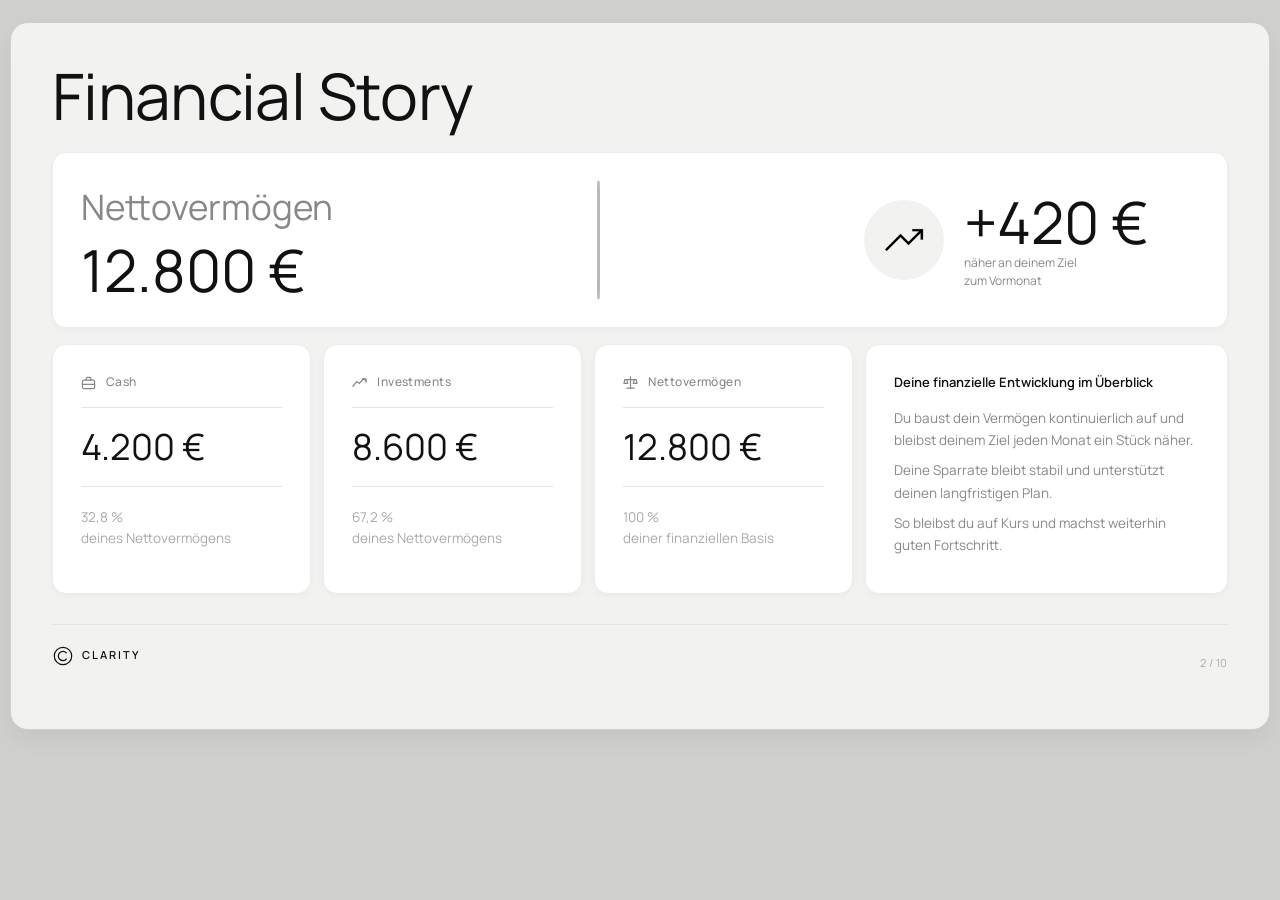
<file: pages/02-financial-story.html>
<!doctype html>
<html lang="de">
  <head>
    <meta charset="UTF-8" />
    <meta name="viewport" content="width=device-width, initial-scale=1.0" />
    <title>Financial Story - Clarity Report</title>
    <link rel="stylesheet" href="../style.css" />
  </head>
  <body>
    <main class="report" aria-label="Financial Story - Clarity Report">
      <!-- ═══════════════════════════════════════
     PAGE 2 — FINANCIAL STORY
════════════════════════════════════════ -->
      <div class="page">
        <div class="display">Financial Story</div>

        <div class="card fin-hero">
          <div class="left">
            <div class="fin-hero-label">Nettovermögen</div>
            <div class="fin-hero-value">12.800 €</div>
          </div>
          <div class="fin-hero-divider"></div>
          <div class="right">
            <div class="round-icon icon-circle">
              <img class="icon-img" src="../imgs/trending.png" />
            </div>
            <div>
              <div class="delta">+420 €</div>
              <div class="delta-sub">näher an deinem Ziel</div>
              <div class="delta-sub">zum Vormonat</div>
            </div>
          </div>
        </div>

        <div class="fin-bottom">
          <div class="card">
            <div class="card-label">
              <svg
                width="15"
                height="15"
                viewBox="0 0 16 16"
                fill="none"
                stroke="#888"
                stroke-width="1.3"
                stroke-linecap="round"
                stroke-linejoin="round"
              >
                <rect x="1.5" y="5.5" width="13" height="9" rx="1.5" />
                <path
                  d="M5.5 5.5V4a1.5 1.5 0 0 1 1.5-1.5h2A1.5 1.5 0 0 1 10.5 4v1.5"
                />
                <line x1="1.5" y1="10" x2="14.5" y2="10" />
              </svg>
              Cash
            </div>
            <div class="big-num big-num-compact">4.200 €</div>
            <hr class="divider" />
            <div class="fin-kpi-pct">32,8 %<br />deines Nettovermögens</div>
          </div>
          <div class="card">
            <div class="card-label">
              <svg
                width="15"
                height="15"
                viewBox="0 0 16 16"
                fill="none"
                stroke="#888"
                stroke-width="1.3"
                stroke-linecap="round"
                stroke-linejoin="round"
              >
                <polyline points="1,12 5,7 8,9 12,4 15,6" />
                <polyline points="11,4 15,4 15,8" />
              </svg>
              Investments
            </div>
            <div class="big-num big-num-compact">8.600 €</div>
            <hr class="divider" />
            <div class="fin-kpi-pct">67,2 %<br />deines Nettovermögens</div>
          </div>
          <div class="card">
            <div class="card-label">
              <svg
                width="15"
                height="15"
                viewBox="0 0 16 16"
                fill="none"
                stroke="#888"
                stroke-width="1.3"
                stroke-linecap="round"
                stroke-linejoin="round"
              >
                <line x1="8" y1="2" x2="8" y2="14" />
                <line x1="4" y1="14" x2="12" y2="14" />
                <line x1="2" y1="5" x2="14" y2="5" />
                <path d="M2 5l-1 4h4L4 5" />
                <path d="M14 5l1 4h-4l1-4" />
              </svg>
              Nettovermögen
            </div>
            <div class="big-num big-num-compact">12.800 €</div>
            <hr class="divider" />
            <div class="fin-kpi-pct">100 %<br />deiner finanziellen Basis</div>
          </div>
          <div class="card insight-card">
            <h4>Deine finanzielle Entwicklung im Überblick</h4>
            <p>
              Du baust dein Vermögen kontinuierlich auf und bleibst deinem Ziel
              jeden Monat ein Stück näher.
            </p>
            <p>
              Deine Sparrate bleibt stabil und unterstützt deinen langfristigen
              Plan.
            </p>
            <p>
              So bleibst du auf Kurs und machst weiterhin guten Fortschritt.
            </p>
          </div>
        </div>

        <div class="page-footer">
          <div class="logo">
            <svg
              class="logo-icon"
              viewBox="0 0 24 24"
              fill="none"
              xmlns="http://www.w3.org/2000/svg"
            >
              <circle
                cx="12"
                cy="12"
                r="9.5"
                stroke="#111111"
                stroke-width="1.3"
              />
              <path
                d="M15.5 8.5A5 5 0 1 0 15.5 15.5"
                stroke="#111111"
                stroke-width="1.3"
                stroke-linecap="round"
                fill="none"
              /></svg
            >CLARITY
          </div>
          <div class="footer-title"></div>
          <div class="page-num">2 / 10</div>
        </div>
      </div>
    </main>
  </body>
</html>
</file>
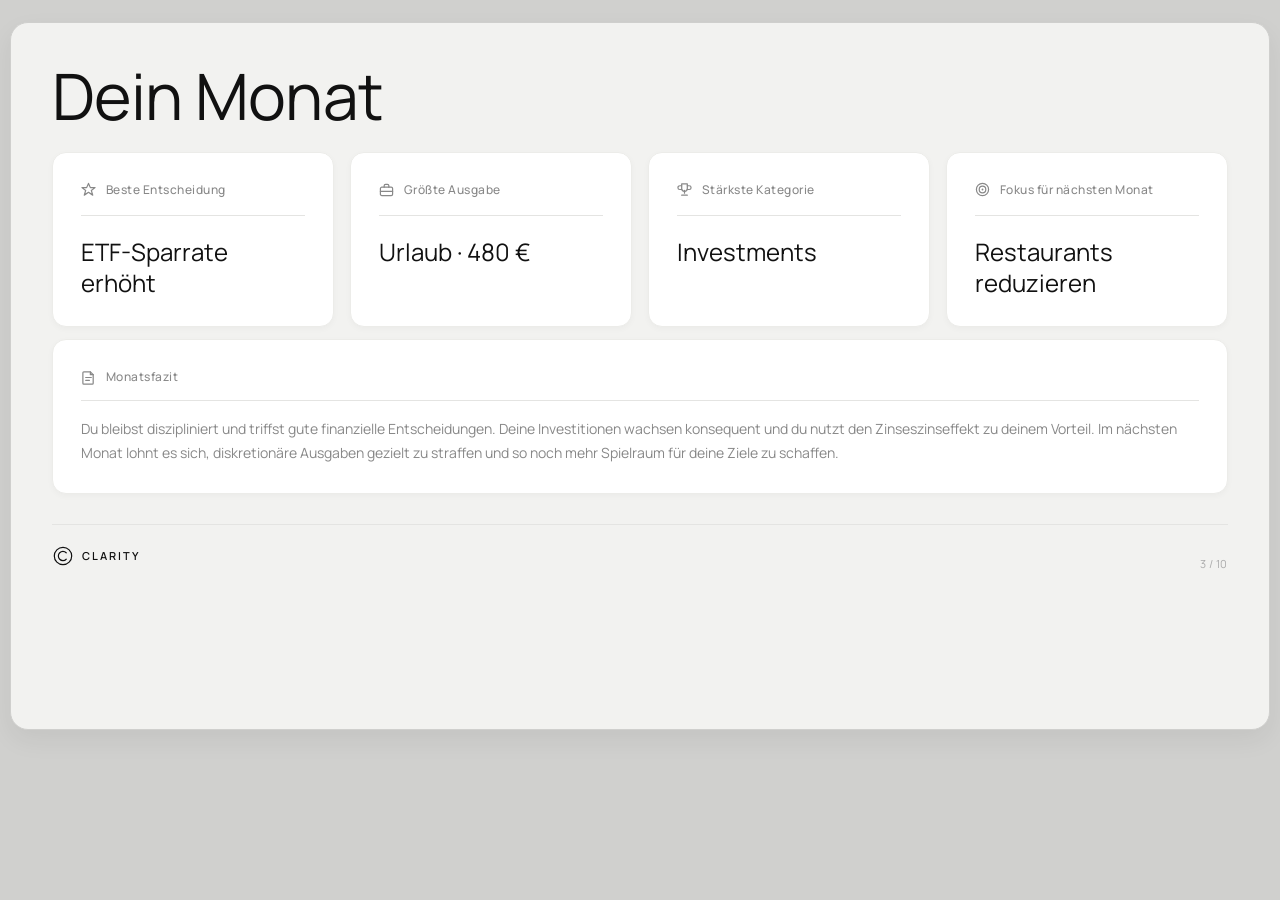
<file: pages/03-dein-monat.html>
<!doctype html>
<html lang="de">
  <head>
    <meta charset="UTF-8" />
    <meta name="viewport" content="width=device-width, initial-scale=1.0" />
    <title>Dein Monat - Clarity Report</title>
    <link rel="stylesheet" href="../style.css" />
  </head>
  <body>
    <main class="report" aria-label="Dein Monat - Clarity Report">
      <!-- ═══════════════════════════════════════
     PAGE 3 — DEIN MONAT
════════════════════════════════════════ -->
      <div class="page">
        <div class="display">Dein Monat</div>

        <div class="monat-grid">
          <div class="card monat-card">
            <div class="card-label">
              <svg
                width="15"
                height="15"
                viewBox="0 0 16 16"
                fill="none"
                stroke="#888"
                stroke-width="1.3"
                stroke-linecap="round"
                stroke-linejoin="round"
              >
                <polygon
                  points="8,1.5 10,6 15,6 11,9 12.5,14 8,11 3.5,14 5,9 1,6 6,6"
                /></svg
              >Beste Entscheidung
            </div>
            <div class="monat-val">ETF-Sparrate erhöht</div>
          </div>
          <div class="card monat-card">
            <div class="card-label">
              <svg
                width="15"
                height="15"
                viewBox="0 0 16 16"
                fill="none"
                stroke="#888"
                stroke-width="1.3"
                stroke-linecap="round"
                stroke-linejoin="round"
              >
                <rect x="1.5" y="5.5" width="13" height="9" rx="1.5" />
                <path
                  d="M5.5 5.5V4a1.5 1.5 0 0 1 1.5-1.5h2A1.5 1.5 0 0 1 10.5 4v1.5"
                />
                <line x1="1.5" y1="10" x2="14.5" y2="10" /></svg
              >Größte Ausgabe
            </div>
            <div class="monat-val">Urlaub · 480 €</div>
          </div>
          <div class="card monat-card">
            <div class="card-label">
              <svg
                width="15"
                height="15"
                viewBox="0 0 16 16"
                fill="none"
                stroke="#888"
                stroke-width="1.3"
                stroke-linecap="round"
                stroke-linejoin="round"
              >
                <path d="M5 2h6v5a3 3 0 0 1-6 0V2z" />
                <path d="M5 4H3a2 2 0 0 0 0 4h2" />
                <path d="M11 4h2a2 2 0 0 1 0 4h-2" />
                <line x1="8" y1="9" x2="8" y2="12" />
                <line x1="5" y1="14" x2="11" y2="14" /></svg
              >Stärkste Kategorie
            </div>
            <div class="monat-val">Investments</div>
          </div>
          <div class="card monat-card">
            <div class="card-label">
              <svg
                width="15"
                height="15"
                viewBox="0 0 16 16"
                fill="none"
                stroke="#888"
                stroke-width="1.3"
                stroke-linecap="round"
              >
                <circle cx="8" cy="8" r="6.5" />
                <circle cx="8" cy="8" r="3.5" />
                <circle cx="8" cy="8" r="1" fill="#888" stroke="none" /></svg
              >Fokus für nächsten Monat
            </div>
            <div class="monat-val">Restaurants reduzieren</div>
          </div>
        </div>

        <div class="card fazit-card">
          <div class="card-label fazit-label">
            <svg
              width="15"
              height="15"
              viewBox="0 0 16 16"
              fill="none"
              stroke="#888"
              stroke-width="1.3"
              stroke-linecap="round"
              stroke-linejoin="round"
            >
              <path
                d="M3 2h7l3 3v9a1 1 0 0 1-1 1H3a1 1 0 0 1-1-1V3a1 1 0 0 1 1-1z"
              />
              <path d="M10 2v3h3" />
              <line x1="5" y1="8" x2="11" y2="8" />
              <line x1="5" y1="11" x2="9" y2="11" />
            </svg>
            Monatsfazit
          </div>
          <p>
            Du bleibst diszipliniert und triffst gute finanzielle
            Entscheidungen. Deine Investitionen wachsen konsequent und du nutzt
            den Zinseszinseffekt zu deinem Vorteil. Im nächsten Monat lohnt es
            sich, diskretionäre Ausgaben gezielt zu straffen und so noch mehr
            Spielraum für deine Ziele zu schaffen.
          </p>
        </div>

        <div class="page-footer">
          <div class="logo">
            <svg
              class="logo-icon"
              viewBox="0 0 24 24"
              fill="none"
              xmlns="http://www.w3.org/2000/svg"
            >
              <circle
                cx="12"
                cy="12"
                r="9.5"
                stroke="#111111"
                stroke-width="1.3"
              />
              <path
                d="M15.5 8.5A5 5 0 1 0 15.5 15.5"
                stroke="#111111"
                stroke-width="1.3"
                stroke-linecap="round"
                fill="none"
              /></svg
            >CLARITY
          </div>
          <div class="footer-title"></div>
          <div class="page-num">3 / 10</div>
        </div>
      </div>
    </main>
  </body>
</html>
</file>
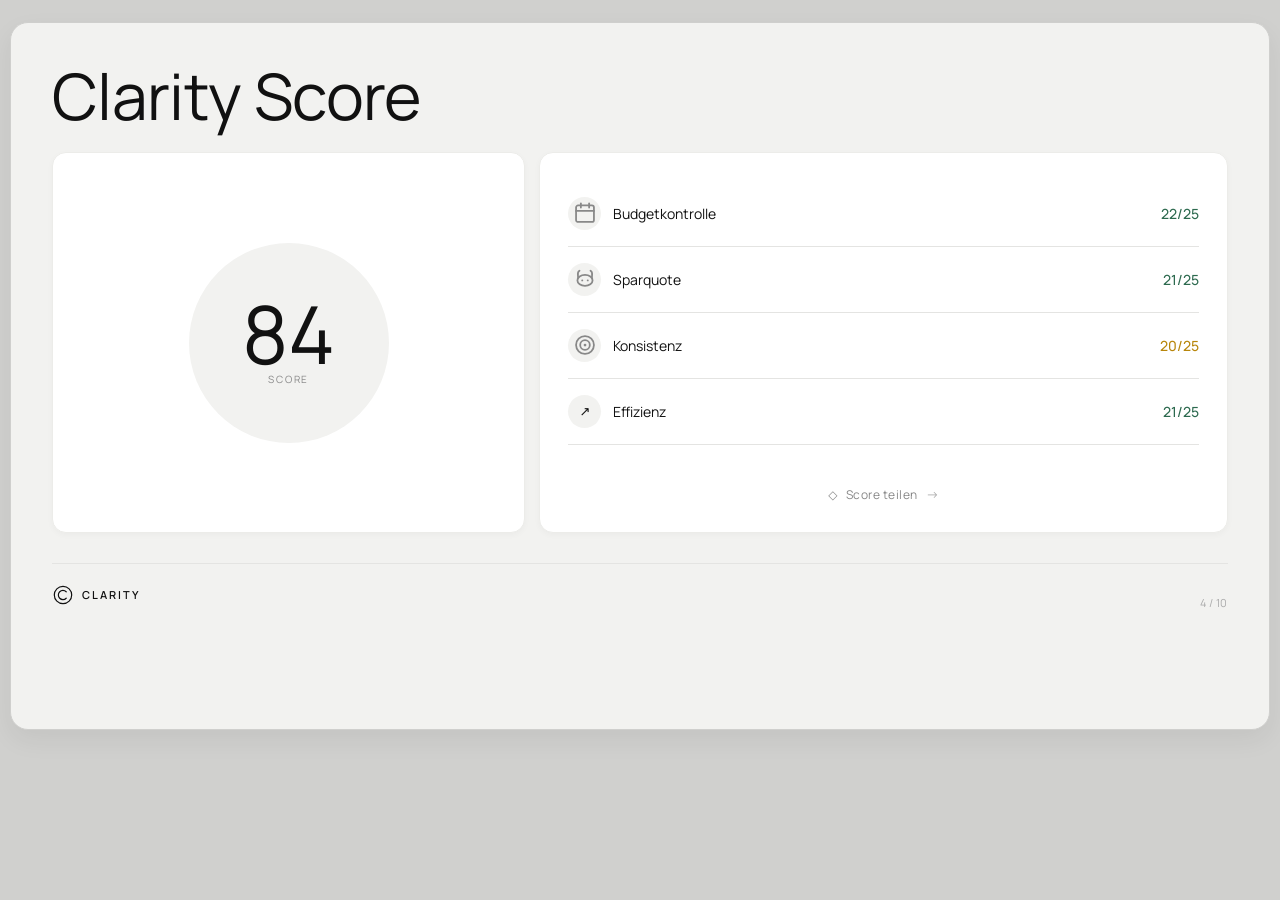
<file: pages/04-clarity-score.html>
<!doctype html>
<html lang="de">
  <head>
    <meta charset="UTF-8" />
    <meta name="viewport" content="width=device-width, initial-scale=1.0" />
    <title>Clarity Score - Clarity Report</title>
    <link rel="stylesheet" href="../style.css" />
  </head>
  <body>
    <main class="report" aria-label="Clarity Score - Clarity Report">
      <!-- ═══════════════════════════════════════
     PAGE 4 — CLARITY SCORE
════════════════════════════════════════ -->
      <div class="page">
        <div class="display">Clarity Score</div>

        <div class="score-layout">
          <div class="card score-circle-card">
            <div class="score-circle">
              <div class="score-num">84</div>
              <div class="score-word">Score</div>
            </div>
          </div>
          <div class="card score-dims">
            <div class="score-dim-row">
              <div class="dim-left">
                <div class="round-icon dim-icon">
                  <svg
                    width="13"
                    height="13"
                    viewBox="0 0 16 16"
                    fill="none"
                    stroke="#888"
                    stroke-width="1.3"
                    stroke-linecap="round"
                    stroke-linejoin="round"
                  >
                    <rect x="1.5" y="2.5" width="13" height="12" rx="1.5" />
                    <line x1="5" y1="1" x2="5" y2="4" />
                    <line x1="11" y1="1" x2="11" y2="4" />
                    <line x1="1.5" y1="6.5" x2="14.5" y2="6.5" />
                  </svg>
                </div>
                Budgetkontrolle
              </div>
              <div class="score-val-green">22/25</div>
            </div>
            <div class="score-dim-row">
              <div class="dim-left">
                <div class="round-icon dim-icon">
                  <svg
                    width="13"
                    height="13"
                    viewBox="0 0 16 16"
                    fill="none"
                    stroke="#888"
                    stroke-width="1.3"
                    stroke-linecap="round"
                    stroke-linejoin="round"
                  >
                    <ellipse cx="8" cy="9" rx="5.5" ry="4" />
                    <path d="M3 7c0-2-1-4 1-5" />
                    <path d="M13 7c0-2 1-4-1-5" />
                    <circle cx="6" cy="9" r="0.7" fill="#888" stroke="none" />
                    <circle cx="10" cy="9" r="0.7" fill="#888" stroke="none" />
                  </svg>
                </div>
                Sparquote
              </div>
              <div class="score-val-green">21/25</div>
            </div>
            <div class="score-dim-row">
              <div class="dim-left">
                <div class="round-icon dim-icon">
                  <svg
                    width="13"
                    height="13"
                    viewBox="0 0 16 16"
                    fill="none"
                    stroke="#888"
                    stroke-width="1.3"
                    stroke-linecap="round"
                  >
                    <circle cx="8" cy="8" r="6.5" />
                    <circle cx="8" cy="8" r="3.5" />
                    <circle cx="8" cy="8" r="1" fill="#888" stroke="none" />
                  </svg>
                </div>
                Konsistenz
              </div>
              <div class="score-val-gold">20/25</div>
            </div>
            <div class="score-dim-row">
              <div class="dim-left">
                <div class="round-icon dim-icon">↗</div>
                Effizienz
              </div>
              <div class="score-val-green">21/25</div>
            </div>
            <div class="score-cta">
              <span>◇</span>
              Score teilen
              <span class="cta-arrow">→</span>
            </div>
          </div>
        </div>

        <div class="page-footer">
          <div class="logo">
            <svg
              class="logo-icon"
              viewBox="0 0 24 24"
              fill="none"
              xmlns="http://www.w3.org/2000/svg"
            >
              <circle
                cx="12"
                cy="12"
                r="9.5"
                stroke="#111111"
                stroke-width="1.3"
              />
              <path
                d="M15.5 8.5A5 5 0 1 0 15.5 15.5"
                stroke="#111111"
                stroke-width="1.3"
                stroke-linecap="round"
                fill="none"
              /></svg
            >CLARITY
          </div>
          <div class="footer-title"></div>
          <div class="page-num">4 / 10</div>
        </div>
      </div>
    </main>
  </body>
</html>
</file>
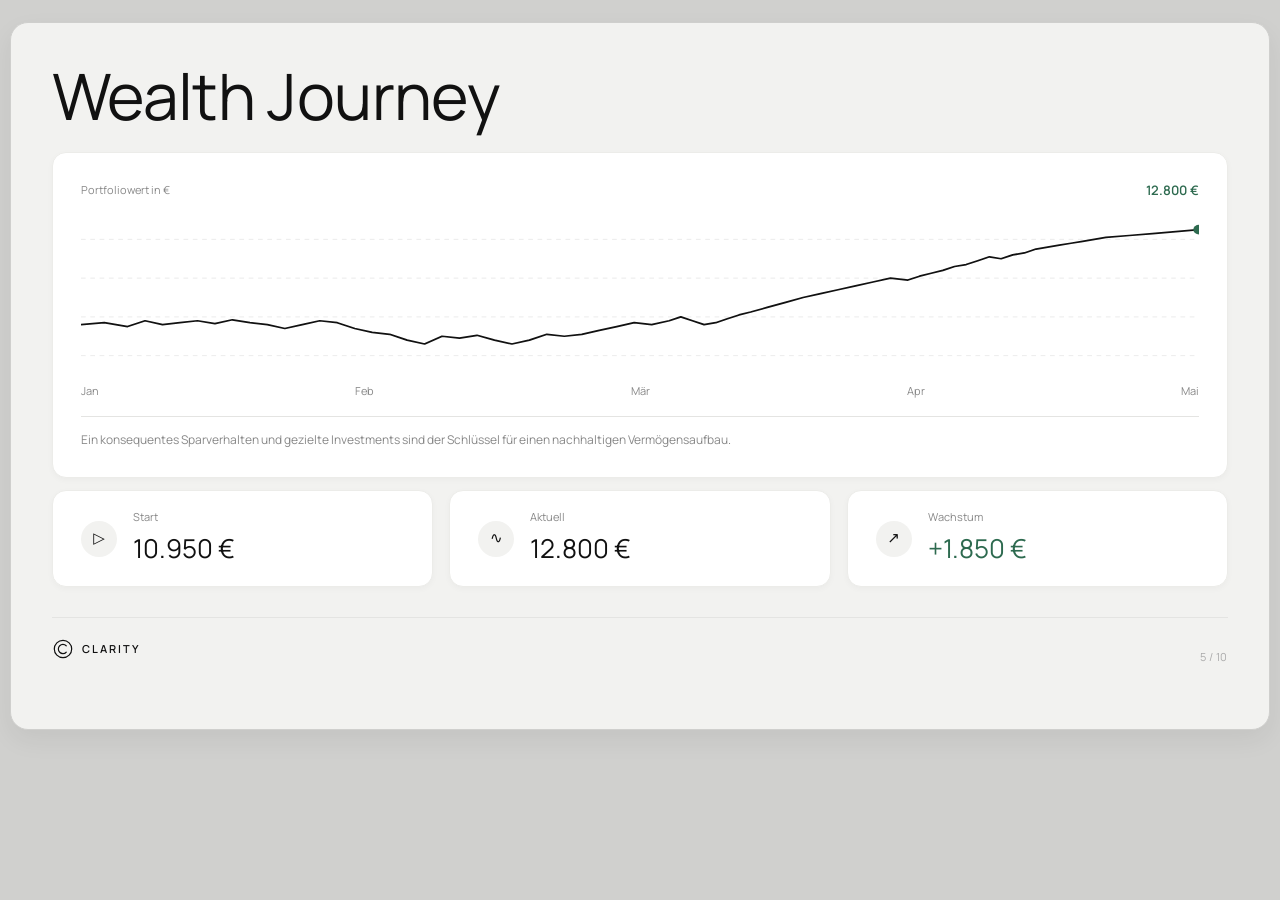
<file: pages/05-wealth-journey.html>
<!doctype html>
<html lang="de">
  <head>
    <meta charset="UTF-8" />
    <meta name="viewport" content="width=device-width, initial-scale=1.0" />
    <title>Wealth Journey - Clarity Report</title>
    <link rel="stylesheet" href="../style.css" />
  </head>
  <body>
    <main class="report" aria-label="Wealth Journey - Clarity Report">
      <!-- ═══════════════════════════════════════
     PAGE 5 — WEALTH JOURNEY
════════════════════════════════════════ -->
      <div class="page">
        <div class="display">Wealth Journey</div>

        <div class="card chart-card">
          <div class="chart-label-row">
            <span class="axis-label">Portfoliowert in €</span>
            <span class="chart-val">12.800 €</span>
          </div>
          <div class="chart-area">
            <svg
              viewBox="0 0 960 160"
              preserveAspectRatio="none"
              xmlns="http://www.w3.org/2000/svg"
            >
              <!-- Y grid lines -->
              <line
                x1="0"
                y1="20"
                x2="960"
                y2="20"
                stroke="#E8E8E8"
                stroke-width="0.8"
                stroke-dasharray="4,4"
              />
              <line
                x1="0"
                y1="60"
                x2="960"
                y2="60"
                stroke="#E8E8E8"
                stroke-width="0.8"
                stroke-dasharray="4,4"
              />
              <line
                x1="0"
                y1="100"
                x2="960"
                y2="100"
                stroke="#E8E8E8"
                stroke-width="0.8"
                stroke-dasharray="4,4"
              />
              <line
                x1="0"
                y1="140"
                x2="960"
                y2="140"
                stroke="#E8E8E8"
                stroke-width="0.8"
                stroke-dasharray="4,4"
              />
              <!-- Wealth line: Jan ~108, gradual rise with noise to May 128 -->
              <polyline
                fill="none"
                stroke="#111111"
                stroke-width="1.8"
                stroke-linejoin="round"
                points="
            0,108 20,106 40,110 55,104 70,108 85,106 100,104 115,107 130,103
            145,106 160,108 175,112 190,108 205,104 220,106 235,112 250,116
            265,118 280,124 295,128 310,120 325,122 340,119 355,124 370,128
            385,124 400,118 415,120 430,118 445,114 460,110 475,106 490,108
            505,104 515,100 525,104 535,108 545,106 555,102 565,98 575,95
            590,90 605,85 620,80 635,76 650,72 665,68 680,64 695,60
            710,62 720,58 730,55 740,52 750,48 760,46 770,42 780,38
            790,40 800,36 810,34 820,30 830,28 840,26 850,24 860,22
            870,20 880,18 900,16 920,14 940,12 960,10
          "
              />
              <!-- End dot -->
              <circle cx="960" cy="10" r="5" fill="#2D6A4F" />
            </svg>
          </div>
          <!-- X axis labels -->
          <div class="chart-x-axis">
            <span class="axis-tick">Jan</span>
            <span class="axis-tick">Feb</span>
            <span class="axis-tick">Mär</span>
            <span class="axis-tick">Apr</span>
            <span class="axis-tick">Mai</span>
          </div>
          <div class="chart-caption">
            Ein konsequentes Sparverhalten und gezielte Investments sind der
            Schlüssel für einen nachhaltigen Vermögensaufbau.
          </div>
        </div>

        <div class="journey-kpis">
          <div class="card journey-kpi">
            <div class="round-icon jkpi-icon">▷</div>
            <div>
              <div class="jkpi-label">Start</div>
              <div class="jkpi-val">10.950 €</div>
            </div>
          </div>
          <div class="card journey-kpi">
            <div class="round-icon jkpi-icon">∿</div>
            <div>
              <div class="jkpi-label">Aktuell</div>
              <div class="jkpi-val">12.800 €</div>
            </div>
          </div>
          <div class="card journey-kpi">
            <div class="round-icon jkpi-icon">↗</div>
            <div>
              <div class="jkpi-label">Wachstum</div>
              <div class="jkpi-val green">+1.850 €</div>
            </div>
          </div>
        </div>

        <div class="page-footer">
          <div class="logo">
            <svg
              class="logo-icon"
              viewBox="0 0 24 24"
              fill="none"
              xmlns="http://www.w3.org/2000/svg"
            >
              <circle
                cx="12"
                cy="12"
                r="9.5"
                stroke="#111111"
                stroke-width="1.3"
              />
              <path
                d="M15.5 8.5A5 5 0 1 0 15.5 15.5"
                stroke="#111111"
                stroke-width="1.3"
                stroke-linecap="round"
                fill="none"
              /></svg
            >CLARITY
          </div>
          <div class="footer-title"></div>
          <div class="page-num">5 / 10</div>
        </div>
      </div>
    </main>
  </body>
</html>
</file>
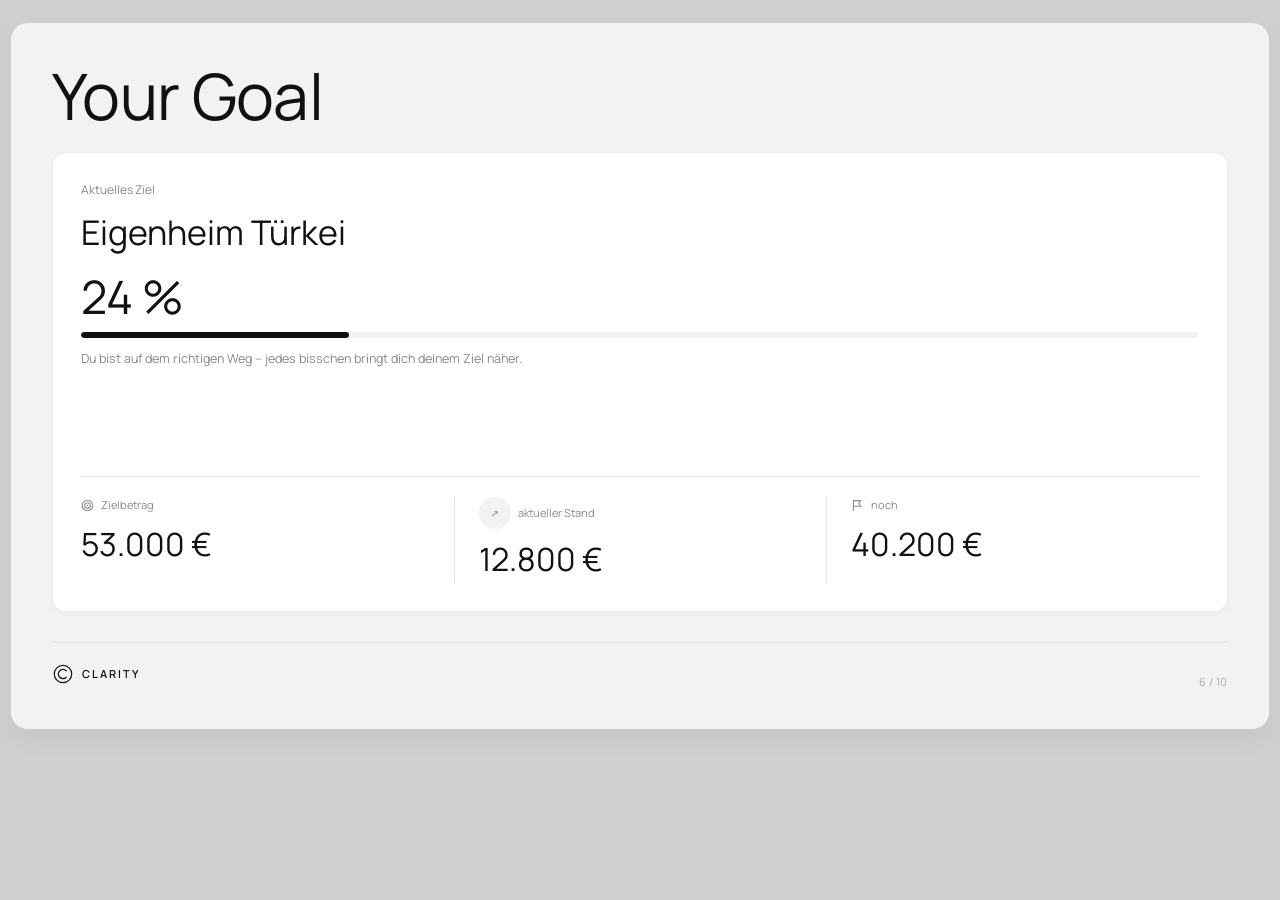
<file: pages/06-your-goal.html>
<!doctype html>
<html lang="de">
  <head>
    <meta charset="UTF-8" />
    <meta name="viewport" content="width=device-width, initial-scale=1.0" />
    <title>Your Goal - Clarity Report</title>
    <link rel="stylesheet" href="../style.css" />
  </head>
  <body>
    <main class="report" aria-label="Your Goal - Clarity Report">
      <!-- ═══════════════════════════════════════
     PAGE 6 — YOUR GOAL
════════════════════════════════════════ -->
      <div class="page">
        <div class="display">Your Goal</div>

        <div class="card goal-card goal-card-fill">
          <div>
            <div class="goal-label">Aktuelles Ziel</div>
            <div class="goal-name">Eigenheim Türkei</div>
            <div class="goal-pct">24 %</div>
            <div class="progress-track"><div class="progress-fill"></div></div>
            <div class="goal-hint">
              Du bist auf dem richtigen Weg – jedes bisschen bringt dich deinem
              Ziel näher.
            </div>
          </div>
          <div class="goal-kpis">
            <div class="goal-kpi">
              <div class="gk-label">
                <svg
                  width="13"
                  height="13"
                  viewBox="0 0 16 16"
                  fill="none"
                  stroke="#888"
                  stroke-width="1.3"
                  stroke-linecap="round"
                >
                  <circle cx="8" cy="8" r="6.5" />
                  <circle cx="8" cy="8" r="3.5" />
                  <circle cx="8" cy="8" r="1" fill="#888" stroke="none" /></svg
                >Zielbetrag
              </div>
              <div class="gk-val">53.000 €</div>
            </div>
            <div class="goal-kpi">
              <div class="gk-label">
                <span class="round-icon gk-icon">↗</span>aktueller Stand
              </div>
              <div class="gk-val">12.800 €</div>
            </div>
            <div class="goal-kpi">
              <div class="gk-label">
                <svg
                  width="13"
                  height="13"
                  viewBox="0 0 16 16"
                  fill="none"
                  stroke="#888"
                  stroke-width="1.3"
                  stroke-linecap="round"
                  stroke-linejoin="round"
                >
                  <line x1="3" y1="2" x2="3" y2="14" />
                  <path d="M3 2h9l-2.5 3.5L12.5 9H3" /></svg
                >noch
              </div>
              <div class="gk-val">40.200 €</div>
            </div>
          </div>
        </div>

        <div class="page-footer">
          <div class="logo">
            <svg
              class="logo-icon"
              viewBox="0 0 24 24"
              fill="none"
              xmlns="http://www.w3.org/2000/svg"
            >
              <circle
                cx="12"
                cy="12"
                r="9.5"
                stroke="#111111"
                stroke-width="1.3"
              />
              <path
                d="M15.5 8.5A5 5 0 1 0 15.5 15.5"
                stroke="#111111"
                stroke-width="1.3"
                stroke-linecap="round"
                fill="none"
              /></svg
            >CLARITY
          </div>
          <div class="footer-title"></div>
          <div class="page-num">6 / 10</div>
        </div>
      </div>
    </main>
  </body>
</html>
</file>
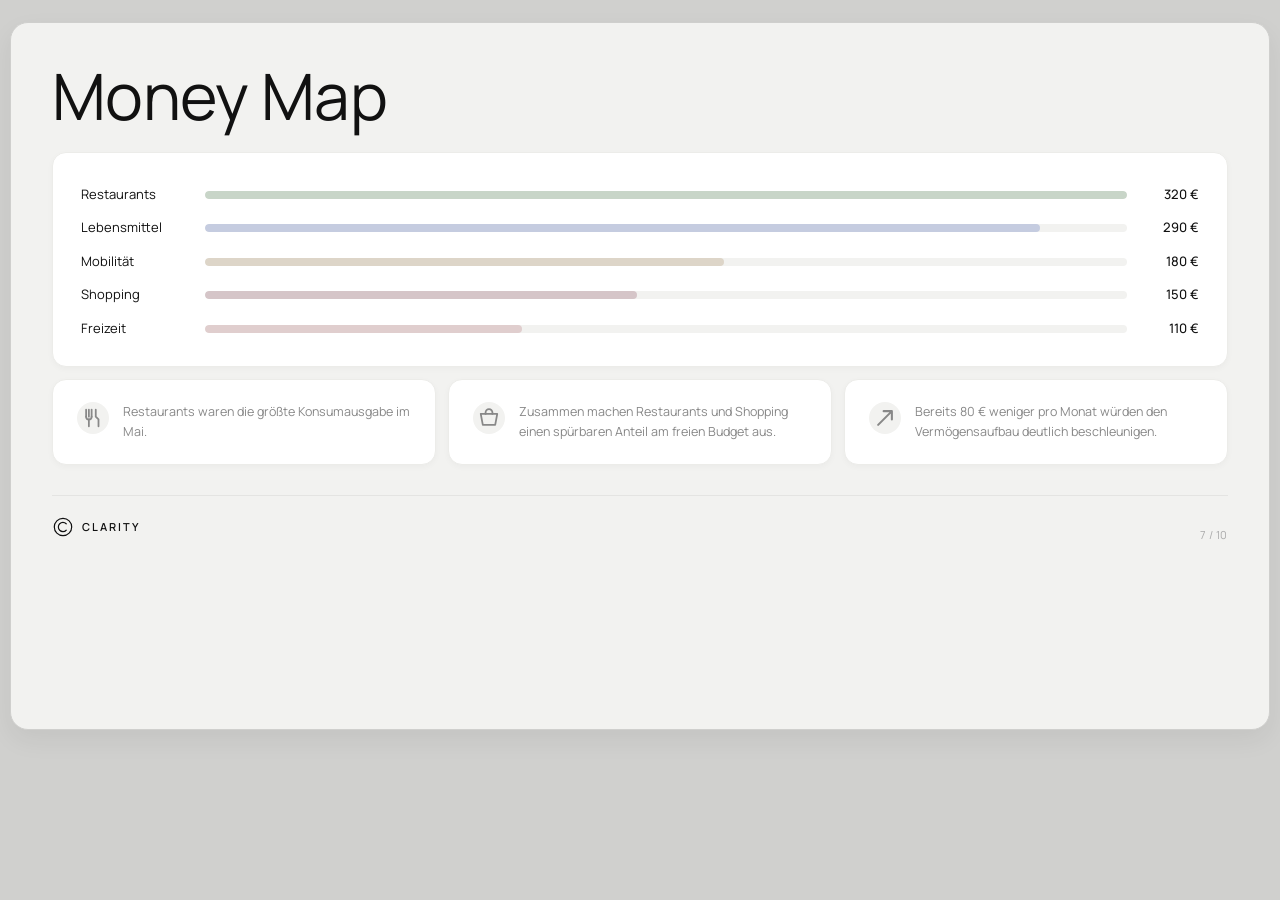
<file: pages/07-money-map.html>
<!doctype html>
<html lang="de">
  <head>
    <meta charset="UTF-8" />
    <meta name="viewport" content="width=device-width, initial-scale=1.0" />
    <title>Money Map - Clarity Report</title>
    <link rel="stylesheet" href="../style.css" />
  </head>
  <body>
    <main class="report" aria-label="Money Map - Clarity Report">
      <!-- ═══════════════════════════════════════
     PAGE 7 — MONEY MAP
════════════════════════════════════════ -->
      <div class="page">
        <div class="display">Money Map</div>

        <div class="card money-map-card">
          <div class="bar-list">
            <div class="bar-row">
              <span class="bar-name">Restaurants</span>
              <div class="bar-track">
                <div class="bar-fill" style="width: 100%"></div>
              </div>
              <span class="bar-amt">320 €</span>
            </div>
            <div class="bar-row">
              <span class="bar-name">Lebensmittel</span>
              <div class="bar-track">
                <div class="bar-fill blue" style="width: 90.6%"></div>
              </div>
              <span class="bar-amt">290 €</span>
            </div>
            <div class="bar-row">
              <span class="bar-name">Mobilität</span>
              <div class="bar-track">
                <div class="bar-fill sand" style="width: 56.3%"></div>
              </div>
              <span class="bar-amt">180 €</span>
            </div>
            <div class="bar-row">
              <span class="bar-name">Shopping</span>
              <div class="bar-track">
                <div class="bar-fill mauve" style="width: 46.9%"></div>
              </div>
              <span class="bar-amt">150 €</span>
            </div>
            <div class="bar-row">
              <span class="bar-name">Freizeit</span>
              <div class="bar-track">
                <div class="bar-fill rose" style="width: 34.4%"></div>
              </div>
              <span class="bar-amt">110 €</span>
            </div>
          </div>
        </div>

        <div class="insights-grid">
          <div class="card insight-tile">
            <div class="round-icon it-icon">
              <svg
                width="14"
                height="14"
                viewBox="0 0 16 16"
                fill="none"
                stroke="#888"
                stroke-width="1.3"
                stroke-linecap="round"
              >
                <line x1="5" y1="2" x2="5" y2="7" />
                <line x1="3" y1="2" x2="3" y2="7" />
                <line x1="7" y1="2" x2="7" y2="7" />
                <path d="M3 7a2 2 0 0 0 4 0" />
                <line x1="5" y1="9" x2="5" y2="14" />
                <path d="M10 2v5l2 2v5" />
              </svg>
            </div>
            <p>Restaurants waren die größte Konsumausgabe im Mai.</p>
          </div>
          <div class="card insight-tile">
            <div class="round-icon it-icon">
              <svg
                width="14"
                height="14"
                viewBox="0 0 16 16"
                fill="none"
                stroke="#888"
                stroke-width="1.3"
                stroke-linecap="round"
                stroke-linejoin="round"
              >
                <path d="M2 5h12l-1.5 8H3.5L2 5z" />
                <path d="M5.5 5V4a2.5 2.5 0 0 1 5 0v1" />
              </svg>
            </div>
            <p>
              Zusammen machen Restaurants und Shopping einen spürbaren Anteil am
              freien Budget aus.
            </p>
          </div>
          <div class="card insight-tile">
            <div class="round-icon it-icon">
              <svg
                width="14"
                height="14"
                viewBox="0 0 16 16"
                fill="none"
                stroke="#888"
                stroke-width="1.5"
                stroke-linecap="round"
                stroke-linejoin="round"
              >
                <path d="M3 13L13 3M7 3h6v6" />
              </svg>
            </div>
            <p>
              Bereits 80 € weniger pro Monat würden den Vermögensaufbau deutlich
              beschleunigen.
            </p>
          </div>
        </div>

        <div class="page-footer">
          <div class="logo">
            <svg
              class="logo-icon"
              viewBox="0 0 24 24"
              fill="none"
              xmlns="http://www.w3.org/2000/svg"
            >
              <circle
                cx="12"
                cy="12"
                r="9.5"
                stroke="#111111"
                stroke-width="1.3"
              />
              <path
                d="M15.5 8.5A5 5 0 1 0 15.5 15.5"
                stroke="#111111"
                stroke-width="1.3"
                stroke-linecap="round"
                fill="none"
              /></svg
            >CLARITY
          </div>
          <div class="footer-title"></div>
          <div class="page-num">7 / 10</div>
        </div>
      </div>
    </main>
  </body>
</html>
</file>
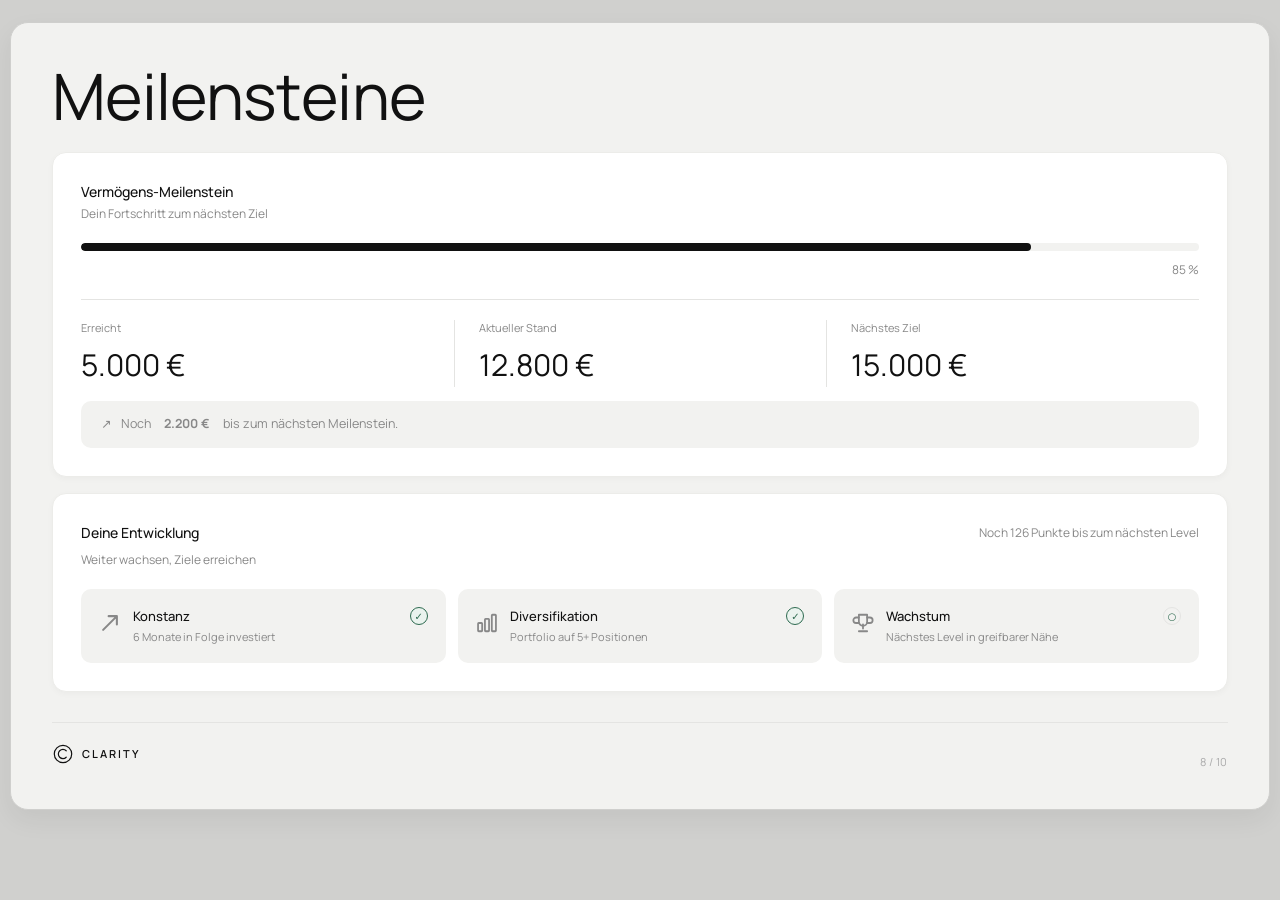
<file: pages/08-meilensteine.html>
<!doctype html>
<html lang="de">
  <head>
    <meta charset="UTF-8" />
    <meta name="viewport" content="width=device-width, initial-scale=1.0" />
    <title>Meilensteine - Clarity Report</title>
    <link rel="stylesheet" href="../style.css" />
  </head>
  <body>
    <main class="report" aria-label="Meilensteine - Clarity Report">
      <!-- ═══════════════════════════════════════
     PAGE 8 — MEILENSTEINE
════════════════════════════════════════ -->
      <div class="page">
        <div class="display">Meilensteine</div>

        <div class="card milestone-card">
          <div class="milestone-header">
            <h3>Vermögens-Meilenstein</h3>
            <p>Dein Fortschritt zum nächsten Ziel</p>
          </div>
          <div class="ms-progress-track">
            <div class="ms-progress-fill"></div>
          </div>
          <div class="ms-progress-pct">85 %</div>
          <div class="ms-kpis">
            <div class="ms-kpi">
              <div class="mk-label">Erreicht</div>
              <div class="mk-val">5.000 €</div>
            </div>
            <div class="ms-kpi">
              <div class="mk-label">Aktueller Stand</div>
              <div class="mk-val">12.800 €</div>
            </div>
            <div class="ms-kpi">
              <div class="mk-label">Nächstes Ziel</div>
              <div class="mk-val">15.000 €</div>
            </div>
          </div>
          <div class="ms-next">
            <span>↗</span>
            Noch <strong>&nbsp;2.200 €&nbsp;</strong> bis zum nächsten
            Meilenstein.
          </div>
        </div>

        <div class="card badges-card">
          <div class="badges-header">
            <h3>Deine Entwicklung</h3>
            <span class="pts">Noch 126 Punkte bis zum nächsten Level</span>
          </div>
          <div class="badges-sub">Weiter wachsen, Ziele erreichen</div>
          <div class="badges-grid">
            <div class="badge-tile">
              <svg
                width="14"
                height="14"
                viewBox="0 0 16 16"
                fill="none"
                stroke="#888"
                stroke-width="1.5"
                stroke-linecap="round"
                stroke-linejoin="round"
              >
                <path d="M3 13L13 3M7 3h6v6" />
              </svg>
              <div>
                <div class="b-name">Konstanz</div>
                <div class="b-desc">6 Monate in Folge investiert</div>
              </div>
              <div class="badge-check done">✓</div>
            </div>
            <div class="badge-tile">
              <svg
                width="14"
                height="14"
                viewBox="0 0 16 16"
                fill="none"
                stroke="#888"
                stroke-width="1.3"
                stroke-linecap="round"
                stroke-linejoin="round"
              >
                <rect x="1.5" y="8" width="3" height="6" rx="0.5" />
                <rect x="6.5" y="5" width="3" height="9" rx="0.5" />
                <rect x="11.5" y="2" width="3" height="12" rx="0.5" />
              </svg>
              <div>
                <div class="b-name">Diversifikation</div>
                <div class="b-desc">Portfolio auf 5+ Positionen</div>
              </div>
              <div class="badge-check done">✓</div>
            </div>
            <div class="badge-tile">
              <svg
                width="14"
                height="14"
                viewBox="0 0 16 16"
                fill="none"
                stroke="#888"
                stroke-width="1.3"
                stroke-linecap="round"
                stroke-linejoin="round"
              >
                <path d="M5 2h6v5a3 3 0 0 1-6 0V2z" />
                <path d="M5 4H3a2 2 0 0 0 0 4h2" />
                <path d="M11 4h2a2 2 0 0 1 0 4h-2" />
                <line x1="8" y1="9" x2="8" y2="12" />
                <line x1="5" y1="14" x2="11" y2="14" />
              </svg>
              <div>
                <div class="b-name">Wachstum</div>
                <div class="b-desc">Nächstes Level in greifbarer Nähe</div>
              </div>
              <div class="badge-check">○</div>
            </div>
          </div>
        </div>

        <div class="page-footer">
          <div class="logo">
            <svg
              class="logo-icon"
              viewBox="0 0 24 24"
              fill="none"
              xmlns="http://www.w3.org/2000/svg"
            >
              <circle
                cx="12"
                cy="12"
                r="9.5"
                stroke="#111111"
                stroke-width="1.3"
              />
              <path
                d="M15.5 8.5A5 5 0 1 0 15.5 15.5"
                stroke="#111111"
                stroke-width="1.3"
                stroke-linecap="round"
                fill="none"
              /></svg
            >CLARITY
          </div>
          <div class="footer-title"></div>
          <div class="page-num">8 / 10</div>
        </div>
      </div>
    </main>
  </body>
</html>
</file>
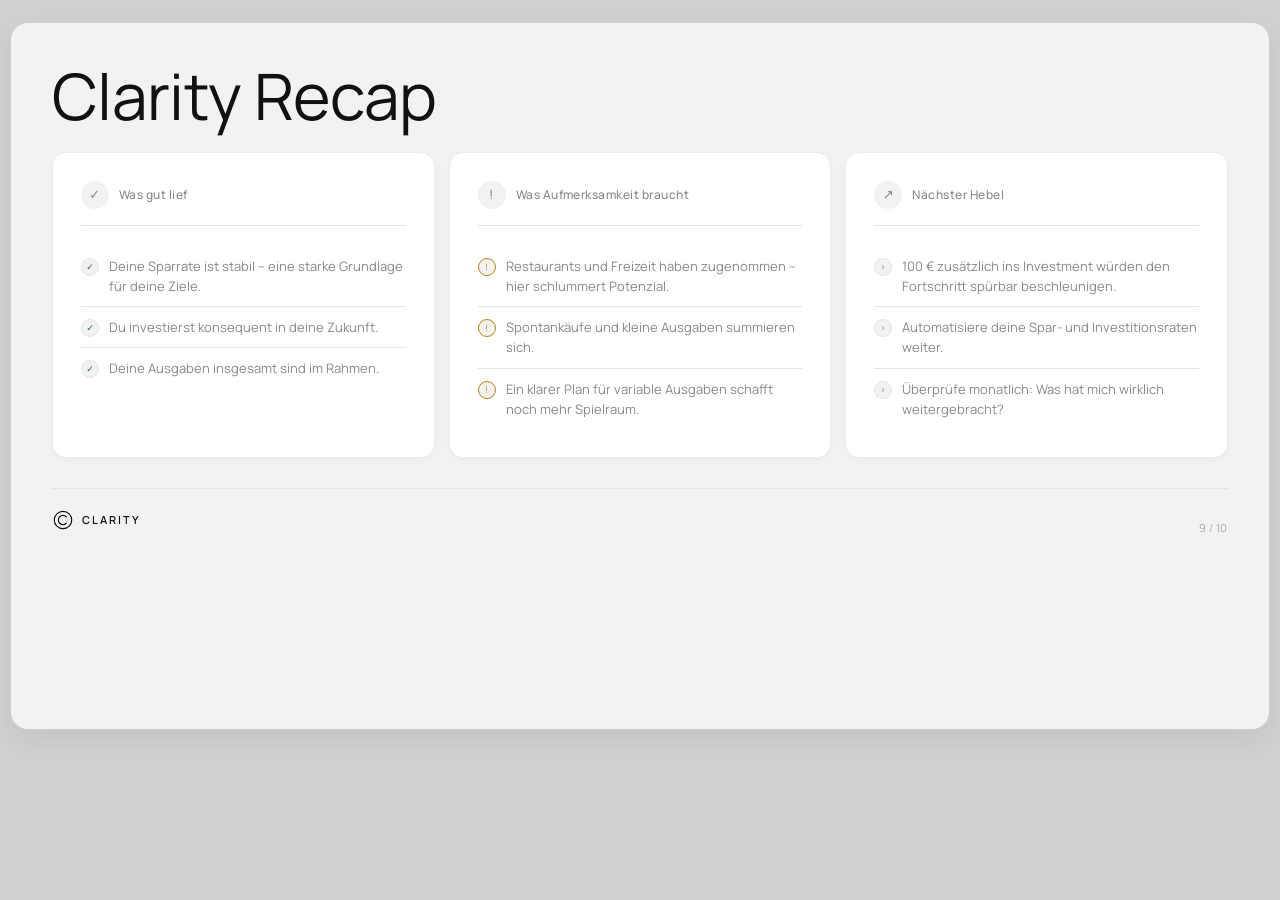
<file: pages/09-clarity-recap.html>
<!doctype html>
<html lang="de">
  <head>
    <meta charset="UTF-8" />
    <meta name="viewport" content="width=device-width, initial-scale=1.0" />
    <title>Clarity Recap - Clarity Report</title>
    <link rel="stylesheet" href="../style.css" />
  </head>
  <body>
    <main class="report" aria-label="Clarity Recap - Clarity Report">
      <!-- ═══════════════════════════════════════
     PAGE 9 — CLARITY RECAP
════════════════════════════════════════ -->
      <div class="page">
        <div class="display">Clarity Recap</div>

        <div class="recap-grid">
          <div class="card recap-card">
            <div class="card-label rc-label">
              <div class="round-icon rc-icon">✓</div>
              Was gut lief
            </div>
            <ul>
              <li>
                <div class="li-dot">✓</div>
                Deine Sparrate ist stabil – eine starke Grundlage für deine
                Ziele.
              </li>
              <li>
                <div class="li-dot">✓</div>
                Du investierst konsequent in deine Zukunft.
              </li>
              <li>
                <div class="li-dot">✓</div>
                Deine Ausgaben insgesamt sind im Rahmen.
              </li>
            </ul>
          </div>
          <div class="card recap-card">
            <div class="card-label rc-label">
              <div class="round-icon rc-icon">!</div>
              Was Aufmerksamkeit braucht
            </div>
            <ul>
              <li>
                <div class="li-dot warn">!</div>
                Restaurants und Freizeit haben zugenommen – hier schlummert
                Potenzial.
              </li>
              <li>
                <div class="li-dot warn">!</div>
                Spontankäufe und kleine Ausgaben summieren sich.
              </li>
              <li>
                <div class="li-dot warn">!</div>
                Ein klarer Plan für variable Ausgaben schafft noch mehr
                Spielraum.
              </li>
            </ul>
          </div>
          <div class="card recap-card">
            <div class="card-label rc-label">
              <div class="round-icon rc-icon">↗</div>
              Nächster Hebel
            </div>
            <ul>
              <li>
                <div class="li-dot arrow">›</div>
                100 € zusätzlich ins Investment würden den Fortschritt spürbar
                beschleunigen.
              </li>
              <li>
                <div class="li-dot arrow">›</div>
                Automatisiere deine Spar- und Investitionsraten weiter.
              </li>
              <li>
                <div class="li-dot arrow">›</div>
                Überprüfe monatlich: Was hat mich wirklich weitergebracht?
              </li>
            </ul>
          </div>
        </div>

        <div class="page-footer">
          <div class="logo">
            <svg
              class="logo-icon"
              viewBox="0 0 24 24"
              fill="none"
              xmlns="http://www.w3.org/2000/svg"
            >
              <circle
                cx="12"
                cy="12"
                r="9.5"
                stroke="#111111"
                stroke-width="1.3"
              />
              <path
                d="M15.5 8.5A5 5 0 1 0 15.5 15.5"
                stroke="#111111"
                stroke-width="1.3"
                stroke-linecap="round"
                fill="none"
              /></svg
            >CLARITY
          </div>
          <div class="footer-title"></div>
          <div class="page-num">9 / 10</div>
        </div>
      </div>
    </main>
  </body>
</html>
</file>
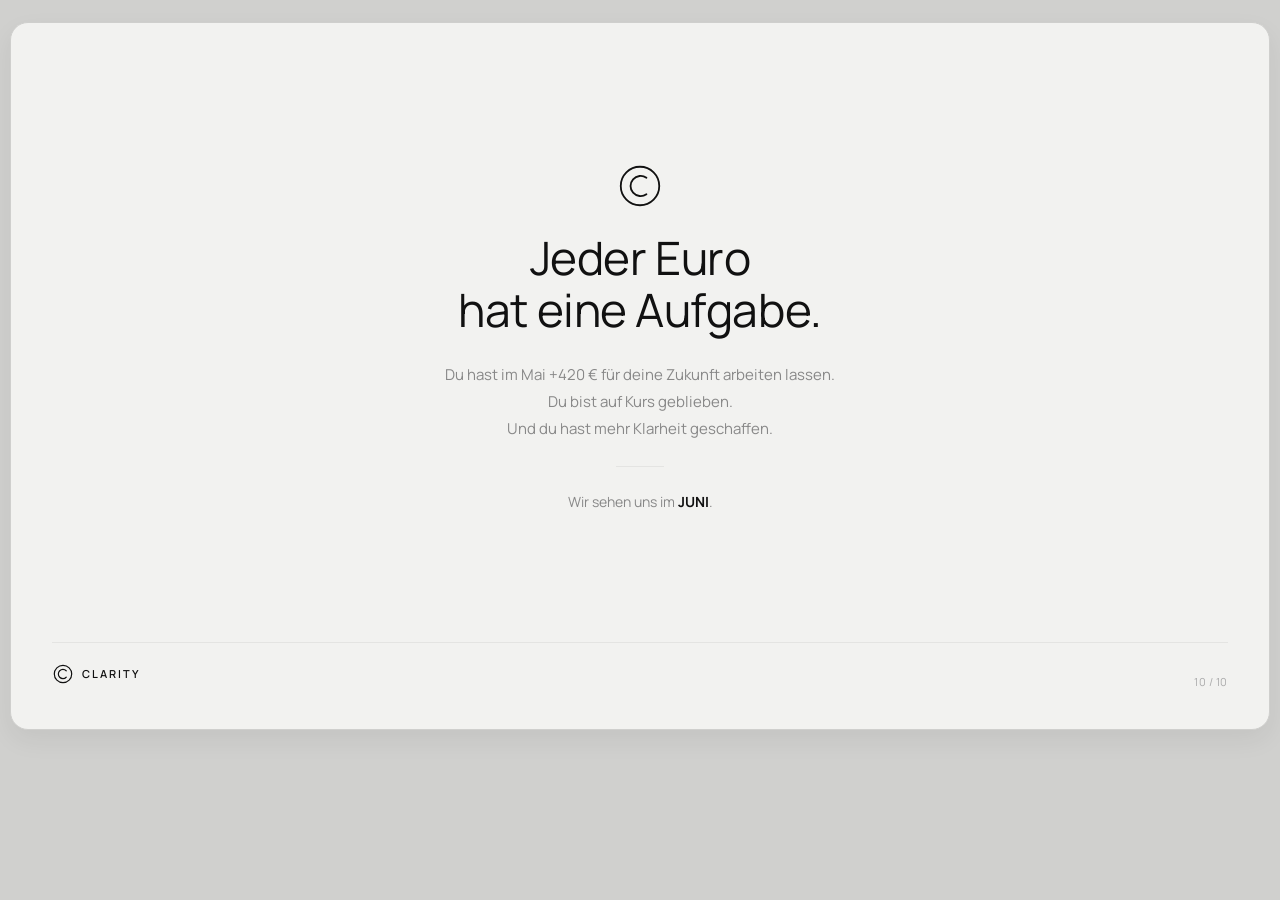
<file: pages/10-closing.html>
<!doctype html>
<html lang="de">
  <head>
    <meta charset="UTF-8" />
    <meta name="viewport" content="width=device-width, initial-scale=1.0" />
    <title>Clarity Report - Clarity Report</title>
    <link rel="stylesheet" href="../style.css" />
  </head>
  <body>
    <main class="report" aria-label="Clarity Report - Clarity Report">
      <!-- ═══════════════════════════════════════
     PAGE 10 — CLOSING
════════════════════════════════════════ -->
      <div class="page page-closing">
        <div class="closing-page">
          <svg
            viewBox="0 0 48 48"
            fill="none"
            xmlns="http://www.w3.org/2000/svg"
            class="closing-mark"
          >
            <circle cx="24" cy="24" r="21" stroke="#111111" stroke-width="2" />
            <path
              d="M31 15A11 11 0 1 0 31 33"
              stroke="#111111"
              stroke-width="2"
              stroke-linecap="round"
              fill="none"
            />
          </svg>
          <div class="closing-headline">Jeder Euro<br />hat eine Aufgabe.</div>
          <div class="closing-body">
            Du hast im Mai +420 € für deine Zukunft arbeiten lassen.<br />
            Du bist auf Kurs geblieben.<br />
            Und du hast mehr Klarheit geschaffen.
          </div>
          <hr class="closing-sep" />
          <div class="closing-next">
            Wir sehen uns im <strong>JUNI</strong>.
          </div>
        </div>

        <div class="page-footer">
          <div class="logo">
            <svg
              class="logo-icon"
              viewBox="0 0 24 24"
              fill="none"
              xmlns="http://www.w3.org/2000/svg"
            >
              <circle
                cx="12"
                cy="12"
                r="9.5"
                stroke="#111111"
                stroke-width="1.3"
              />
              <path
                d="M15.5 8.5A5 5 0 1 0 15.5 15.5"
                stroke="#111111"
                stroke-width="1.3"
                stroke-linecap="round"
                fill="none"
              /></svg
            >CLARITY
          </div>
          <div class="footer-title"></div>
          <div class="page-num">10 / 10</div>
        </div>
      </div>
    </main>
  </body>
</html>
</file>
<file: style.css>
*,
*::before,
*::after {
  box-sizing: border-box;
  font-family: "Manrope", system-ui, sans-serif;
  margin: 0;
  padding: 0;
}

@font-face {
  font-family: "Manrope";
  src: url("fonts/Manrope/Manrope-VariableFont_wght.ttf") format("truetype");
  font-weight: 200 800;
  font-style: normal;
  font-display: swap;
}

:root {
  --bg: #f2f2f0;
  --card: #ffffff;
  --card-border: #ecece9;
  --text-primary: #111111;
  --text-secondary: #888888;
  --text-muted: #aaaaaa;
  --accent-green: #2d6a4f;
  --accent-gold: #b8860b;
  --border: #e4e4e2;
  --font-display: "Manrope", system-ui, sans-serif;
  --font-body: "Manrope", system-ui, sans-serif;
  --page-w: 1260px;
  --page-h: 708px;
  --page-pad: 56px;
  --radius: 14px;
  --radius-sm: 10px;
  --card-pad: 28px;
  --shadow-soft: 0 10px 26px rgba(0, 0, 0, 0.06);
  --shadow-card: 0 2px 6px rgba(17, 17, 17, 0.03);
}

html {
  background: #d0d0ce;
}

body {
  font-family: var(--font-body);
  background: #d0d0ce;
  color: var(--text-primary);
  font-size: 15px;
  line-height: 1.5;
  padding: 12px;
}

.report {
  width: 100%;
  max-width: calc(var(--page-w) + 24px);
  margin: 0 auto;
}

.page img {
  max-width: 100%;
  height: auto;
}

/* ── PAGE SHELL ── */
.page {
  width: var(--page-w);
  background: var(--bg);
  margin: 28px auto;
  padding: var(--page-pad);
  position: relative;
  display: flex;
  flex-direction: column;
  overflow: hidden;
  border-radius: 18px;
  border: 1px solid #cfcfcd;
  box-shadow: var(--shadow-soft);
  padding-bottom: 10px;
}

/* ── LOGO ── */
.logo {
  display: flex;
  align-items: center;
  gap: 8px;
  font-family: var(--font-body);
  font-size: 11px;
  font-weight: 600;
  letter-spacing: 0.18em;
  color: var(--text-primary);
  text-transform: uppercase;
  margin-bottom: 16px;
}
.logo-icon {
  width: 22px;
  height: 22px;
  flex-shrink: 0;
}

/* ── PAGE FOOTER ── */
.page-footer {
  margin-top: 30px;
  padding-top: 20px;
  border-top: 1px solid var(--border);
  display: flex;
  align-items: center;
  justify-content: space-between;
}

.page-num {
  font-size: 11px;
  color: var(--text-muted);
  letter-spacing: 0.05em;
}
.footer-title {
  font-size: 11px;
  color: var(--text-secondary);
}

/* ── DISPLAY HEADING ── */
.display {
  font-family: var(--font-display);
  font-size: clamp(42px, 5vw, 64px);
  font-weight: 400;
  line-height: 1;
  letter-spacing: -0.01em;
  color: var(--text-primary);
  margin-bottom: 24px;
}
.display-cover {
  font-size: clamp(46px, 5.8vw, 72px);
}
.display-sub {
  font-family: var(--font-body);
  font-size: 15px;
  font-weight: 400;
  color: var(--text-secondary);
  margin-bottom: 32px;
}

/* ── CARDS ── */
.card {
  background: var(--card);
  border-radius: var(--radius);
  padding: var(--card-pad);
  border: 1px solid var(--card-border);
  box-shadow: var(--shadow-card);
}

/* ── CARD LABEL ── */
.card-label {
  display: flex;
  align-items: center;
  gap: 10px;
  font-size: 12px;
  font-weight: 500;
  color: var(--text-secondary);
  letter-spacing: 0.04em;
  margin-bottom: 20px;
  padding-bottom: 16px;
  border-bottom: 1px solid var(--border);
}
.big-num {
  font-family: var(--font-display);
  font-size: clamp(42px, 5vw, 64px);
  font-weight: 400;
  line-height: 1.05;
  color: var(--text-primary);
}
.big-num-compact {
  font-size: clamp(28px, 3vw, 36px);
}
.big-num-label {
  font-size: 24px;
  color: var(--text-secondary);
  margin-top: 20px;
}

.round-icon {
  background: var(--bg);
  border-radius: 50%;
  display: flex;
  align-items: center;
  justify-content: center;
  flex-shrink: 0;
}
.round-icon svg {
  width: 22px;
  height: 22px;
}
.round-icon {
  width: 36px;
  height: 36px;
}

/* ── DIVIDER ── */
.divider {
  border: none;
  border-top: 1px solid var(--border);
  margin: 20px 0;
}

/* ─────────────────────────────
     PAGE 1 – COVER
  ───────────────────────────── */
.cover-kpis {
  display: grid;
  grid-template-columns: repeat(3, 1fr);
  gap: 30px;
  margin-top: 50px;
}
.cover-kpi {
  box-shadow: 0 6px 18px rgba(0, 0, 0, 0.1);
  height: 285px;
  min-width: 0;
}
.cover-kpi .kpi-title {
  font-size: 30px;
  color: var(--text-secondary);
  margin-bottom: 20px;
  padding-bottom: 14px;
  border-bottom: 1px solid var(--border);
  display: flex;
  align-items: center;
  gap: 10px;
}
.cover-kpi .kpi-title svg {
  height: 25px;
  width: 25px;
  flex-shrink: 0;
}
.cover-date {
  display: block;
  font-family: var(--font-display);
  font-size: clamp(46px, 4.6vw, 58px);
  font-weight: 400;
  line-height: 1;
  margin-bottom: 16px;
}
.cover-year {
  font-size: 22px;

  color: var(--text-secondary);
  font-weight: 300;
  margin-top: 15px;
}

/* ─────────────────────────────
     PAGE 2 – FINANCIAL STORY
  ───────────────────────────── */
.fin-hero {
  display: flex;
  align-items: center;
  justify-content: space-between;
  margin-bottom: 16px;
}
.fin-hero-label {
  font-size: 35px;
  color: var(--text-secondary);
  margin-bottom: 8px;
}

.icon-img {
  width: 40px;
  height: 40px;
}
@media (max-width: 800px) {
  .icon-img {
    width: 32px;
    height: 32px;
  }
}
.fin-hero-divider {
  width: 3px;
  height: 118px;
  background: #b8b8b8;
  margin: 0 20px;
  border-radius: 16%;
}
.fin-hero-value {
  font-family: var(--font-display);
  font-size: 58px;
  font-weight: 400;
  line-height: 1;
}
.fin-hero .right {
  display: flex;
  align-items: center;
  gap: 20px;
  margin-right: 50px;
}
.fin-hero .right .icon-circle {
  width: 80px;
  height: 80px;
  font-size: 22px;
}
.fin-hero .right .delta {
  font-family: var(--font-display);
  font-size: 58px;
  font-weight: 400;
  color: var(--text-primary);
  line-height: 1.1;
}
.fin-hero .right .delta-sub {
  font-size: 12px;
  color: var(--text-secondary);
}
.fin-bottom {
  display: grid;
  grid-template-columns: 1fr 1fr 1fr 1.4fr;
  gap: 12px;
}
.insight-card h4 {
  font-family: var(--font-body);
  font-size: 13px;
  font-weight: 600;
  margin-bottom: 14px;
  color: var(--text-primary);
}
.insight-card p {
  font-size: 13.5px;
  color: var(--text-secondary);
  line-height: 1.65;
  margin-bottom: 8px;
}
.fin-kpi-pct {
  font-size: 13.5px;
  color: var(--text-muted);
  margin-top: 6px;
}

/* ─────────────────────────────
     PAGE 3 – DEIN MONAT
  ───────────────────────────── */
.monat-grid {
  display: grid;
  grid-template-columns: repeat(4, 1fr);
  gap: 16px;
  margin-bottom: 12px;
}
.monat-val {
  font-family: var(--font-display);
  font-size: 24px;
  font-weight: 400;
  line-height: 1.3;
  margin-top: 8px;
}
.fazit-label {
  margin-bottom: 16px;
  padding-bottom: 14px;
}
.fazit-card p {
  font-size: 14px;
  color: var(--text-secondary);
  line-height: 1.7;
}

/* ─────────────────────────────
     PAGE 4 – CLARITY SCORE
  ───────────────────────────── */
.score-layout {
  display: grid;
  grid-template-columns: 1.1fr 1.6fr;
  gap: 14px;
}
.score-circle-card {
  display: flex;
  align-items: center;
  justify-content: center;
}
.score-circle {
  width: 200px;
  height: 200px;
  background: var(--bg);
  border-radius: 50%;
  display: flex;
  flex-direction: column;
  align-items: center;
  justify-content: center;
  gap: 2px;
}
.score-num {
  font-family: var(--font-display);
  font-size: 80px;
  font-weight: 400;
  line-height: 0.9;
  display: block;
}
.score-word {
  font-size: 10px;
  letter-spacing: 0.18em;
  color: var(--text-secondary);
  text-transform: uppercase;
}
.score-dim-row {
  display: flex;
  align-items: center;
  justify-content: space-between;
  padding: 16px 0;
  border-bottom: 1px solid var(--border);
}
.score-dim-row:last-child {
  border-bottom: none;
}
.score-dim-row .dim-left {
  display: flex;
  align-items: center;
  gap: 12px;
  font-size: 14px;
  color: var(--text-primary);
}
.dim-icon {
  width: 33px;
  height: 33px;
  font-size: 13px;
}
.score-val-green {
  font-size: 14px;
  font-weight: 500;
  color: var(--accent-green);
}
.score-val-gold {
  font-size: 14px;
  font-weight: 500;
  color: var(--accent-gold);
}
.score-cta {
  margin-top: 20px;
  padding-top: 20px;
  display: flex;
  align-items: center;
  justify-content: center;
  gap: 8px;
  font-size: 12px;
  color: var(--text-secondary);
  cursor: pointer;
  letter-spacing: 0.04em;
  transition: color 0.2s;
}
.score-cta:hover {
  color: var(--text-primary);
}
.score-cta .cta-arrow {
  font-size: 13px;
  color: var(--text-muted);
}

/* ─────────────────────────────
     PAGE 5 – WEALTH JOURNEY
  ───────────────────────────── */
.chart-card {
  margin-bottom: 12px;
}
.chart-x-axis {
  display: flex;
  justify-content: space-between;
  margin-top: 8px;
}
.axis-tick {
  font-size: 11px;
  color: var(--text-secondary);
}
.chart-label-row {
  display: flex;
  align-items: center;
  justify-content: space-between;
  margin-bottom: 20px;
}
.chart-label-row .axis-label {
  font-size: 11px;
  color: var(--text-secondary);
}
.chart-label-row .chart-val {
  font-size: 13px;
  color: var(--accent-green);
  font-weight: 600;
}
.chart-area {
  width: 100%;
  height: 155px;
  position: relative;
}
.chart-area svg {
  width: 100%;
  height: 100%;
}
.chart-caption {
  font-size: 12px;
  color: var(--text-secondary);
  margin-top: 16px;
  padding-top: 14px;
  border-top: 1px solid var(--border);
}
.journey-kpis {
  display: grid;
  grid-template-columns: 1fr 1fr 1fr;
  gap: 16px;
}
.journey-kpi {
  padding: 18px var(--card-pad);
  display: flex;
  align-items: center;
  gap: 16px;
}
.journey-kpi .jkpi-icon {
  width: 36px;
  height: 36px;
  font-size: 15px;
}
.journey-kpi .jkpi-label {
  font-size: 11px;
  color: var(--text-secondary);
  margin-bottom: 4px;
}
.journey-kpi .jkpi-val {
  font-family: var(--font-display);
  font-size: 26px;
  font-weight: 400;
}
.journey-kpi .jkpi-val.green {
  color: var(--accent-green);
}

/* ─────────────────────────────
     PAGE 6 – YOUR GOAL
  ───────────────────────────── */
.goal-card-fill {
  flex: 1;
  display: flex;
  flex-direction: column;
  justify-content: space-between;
}
.goal-label {
  font-size: 12px;
  color: var(--text-secondary);
  margin-bottom: 8px;
}
.goal-name {
  font-family: var(--font-display);
  font-size: 34px;
  font-weight: 400;
  margin-bottom: 16px;
}
.goal-pct {
  font-family: var(--font-display);
  font-size: 46px;
  font-weight: 400;
  line-height: 1;
  margin-bottom: 12px;
}
.progress-track {
  width: 100%;
  height: 6px;
  background: var(--bg);
  border-radius: 3px;
  overflow: hidden;
  margin-bottom: 12px;
}
.progress-fill {
  height: 100%;
  background: var(--text-primary);
  border-radius: 3px;
  width: 24%;
}
.goal-hint {
  font-size: 12.5px;
  color: var(--text-secondary);
  margin-bottom: 20px;
}
.goal-kpis {
  display: grid;
  grid-template-columns: 1fr 1fr 1fr;
  gap: 0;
  border-top: 1px solid var(--border);
  padding-top: 20px;
}
.goal-kpi {
  padding-right: 24px;
}
.goal-kpi + .goal-kpi {
  padding-left: 24px;
  border-left: 1px solid var(--border);
}
.goal-kpi .gk-label {
  font-size: 11px;
  color: var(--text-secondary);
  margin-bottom: 6px;
  display: flex;
  align-items: center;
  gap: 7px;
}
.gk-icon {
  width: 32px;
  height: 32px;
  font-size: 10px;
}
.goal-kpi .gk-val {
  font-family: var(--font-display);
  font-size: 32px;
  font-weight: 400;
}

/* ─────────────────────────────
     PAGE 7 – MONEY MAP
  ───────────────────────────── */
.money-map-card {
  margin-bottom: 12px;
}
.bar-list {
  margin-top: 4px;
}
.bar-row {
  display: flex;
  align-items: center;
  gap: 14px;
  margin-bottom: 14px;
}
.bar-row:last-child {
  margin-bottom: 0;
}
.bar-name {
  font-size: 13px;
  color: var(--text-primary);
  min-width: 110px;
}
.bar-track {
  flex: 1;
  height: 8px;
  background: var(--bg);
  border-radius: 4px;
  overflow: hidden;
}
.bar-fill {
  height: 100%;
  border-radius: 4px;
  background: #c8d5c8;
}
.bar-fill.blue {
  background: #c5cce0;
}
.bar-fill.sand {
  background: #ddd5c8;
}
.bar-fill.mauve {
  background: #d5c5c8;
}
.bar-fill.rose {
  background: #e0cece;
}
.bar-amt {
  font-size: 13px;
  font-weight: 500;
  color: var(--text-primary);
  min-width: 58px;
  text-align: right;
}
.insights-grid {
  display: grid;
  grid-template-columns: 1fr 1fr 1fr;
  gap: 12px;
}
.insight-tile {
  padding: 22px 24px;
  display: flex;
  gap: 14px;
  align-items: flex-start;
}
.insight-tile .it-icon {
  width: 32px;
  height: 32px;
  font-size: 14px;
}
.insight-tile p {
  font-size: 12.5px;
  color: var(--text-secondary);
  line-height: 1.6;
}

/* ─────────────────────────────
     PAGE 8 – MILESTONES
  ───────────────────────────── */
.milestone-card {
  margin-bottom: 16px;
}
.milestone-header {
  margin-bottom: 20px;
}
.milestone-header h3 {
  font-family: var(--font-body);
  font-size: 14px;
  font-weight: 500;
  margin-bottom: 3px;
}
.milestone-header p {
  font-size: 12px;
  color: var(--text-secondary);
}
.ms-progress-track {
  width: 100%;
  height: 8px;
  background: var(--bg);
  border-radius: 4px;
  overflow: hidden;
  margin: 16px 0 10px;
}
.ms-progress-fill {
  height: 100%;
  background: var(--text-primary);
  border-radius: 4px;
  width: 85%;
}
.ms-progress-pct {
  font-size: 12px;
  color: var(--text-secondary);
  text-align: right;
  margin-bottom: 20px;
}
.ms-kpis {
  display: grid;
  grid-template-columns: 1fr 1fr 1fr;
  gap: 0;
  border-top: 1px solid var(--border);
  padding-top: 20px;
}
.ms-kpi {
  padding-right: 24px;
}
.ms-kpi + .ms-kpi {
  padding-left: 24px;
  border-left: 1px solid var(--border);
}
.ms-kpi .mk-label {
  font-size: 11px;
  color: var(--text-secondary);
  margin-bottom: 6px;
}
.ms-kpi .mk-val {
  font-family: var(--font-display);
  font-size: 30px;
  font-weight: 400;
}
.ms-kpi .mk-val.green {
  color: var(--accent-green);
}
.ms-next {
  margin-top: 14px;
  padding: 14px 20px;
  background: var(--bg);
  border-radius: var(--radius-sm);
  font-size: 12.5px;
  color: var(--text-secondary);
  display: flex;
  align-items: center;
  gap: 10px;
}
.li-dot img {
  width: 14px;
  height: 14px;
}
.badges-header {
  display: flex;
  align-items: center;
  justify-content: space-between;
  margin-bottom: 8px;
}
.badges-header h3 {
  font-size: 14px;
  font-weight: 500;
}
.badges-header .pts {
  font-size: 12px;
  color: var(--text-secondary);
}
.badges-sub {
  font-size: 12px;
  color: var(--text-secondary);
  margin-bottom: 20px;
}
.badges-grid {
  display: grid;
  grid-template-columns: repeat(3, 1fr);
  gap: 12px;
}
.badge-tile {
  background: var(--bg);
  border-radius: var(--radius-sm);
  padding: 18px;
  display: flex;
  align-items: flex-start;
  gap: 12px;
}
.badge-tile .b-icon {
  font-size: 15px;
  flex-shrink: 0;
}
.badge-tile .b-name {
  font-size: 13px;
  font-weight: 500;
  margin-bottom: 2px;
}
.badge-tile svg {
  width: 22px;
  height: 22px;
  margin-top: 5px;
}
.badge-tile .b-desc {
  font-size: 11px;
  color: var(--text-secondary);
}
.badge-check {
  margin-left: auto;
  width: 18px;
  height: 18px;
  border-radius: 50%;
  background: var(--bg);
  border: 1.5px solid var(--border);
  display: flex;
  align-items: center;
  justify-content: center;
  font-size: 10px;
  color: var(--accent-green);
  flex-shrink: 0;
}
.badge-check.done {
  border-color: var(--accent-green);
  background: #eaf3ee;
}

/* ─────────────────────────────
     PAGE 9 – CLARITY RECAP
  ───────────────────────────── */
.recap-grid {
  display: grid;
  grid-template-columns: 1fr 1fr 1fr;
  gap: 14px;
}
.rc-icon {
  width: 28px;
  height: 28px;
  font-size: 13px;
}
.recap-card ul {
  list-style: none;
}
.recap-card ul li {
  font-size: 13px;
  color: var(--text-secondary);
  line-height: 1.55;
  padding: 10px 0;
  border-bottom: 1px solid var(--border);
  display: flex;
  gap: 10px;
  align-items: flex-start;
}
.recap-card ul li:last-child {
  border-bottom: none;
}
.recap-card ul li .li-dot {
  width: 18px;
  height: 18px;
  border-radius: 50%;
  background: var(--bg);
  border: 1.5px solid var(--border);
  display: flex;
  align-items: center;
  justify-content: center;
  font-size: 9px;
  flex-shrink: 0;
  margin-top: 2px;
  color: var(--accent-green);
}
.recap-card ul li .li-dot.warn {
  color: var(--accent-gold);
  border-color: var(--accent-gold);
}
.recap-card ul li .li-dot.arrow {
  color: var(--text-secondary);
  border-color: var(--border);
}

/* ─────────────────────────────
     PAGE 10 – CLOSING
  ───────────────────────────── */
.closing-page {
  display: flex;
  flex-direction: column;
  align-items: center;
  justify-content: center;
  text-align: center;
  flex: 1;
  gap: 24px;
}
.closing-mark {
  width: 44px;
  height: 44px;
}
.closing-headline {
  font-family: var(--font-display);
  font-size: 46px;
  font-weight: 400;
  line-height: 1.15;
  letter-spacing: -0.01em;
  max-width: 600px;
}
.closing-body {
  font-size: 15px;
  color: var(--text-secondary);
  line-height: 1.8;
}
.closing-sep {
  width: 48px;
  border: none;
  border-top: 1px solid var(--border);
}
.closing-next {
  font-size: 14px;
  color: var(--text-secondary);
}
.closing-next strong {
  color: var(--text-primary);
}

.page-closing {
  min-height: 660px;
}

.page-milestones {
  height: auto;
  min-height: var(--page-h);
}

.page-index {
  min-height: var(--page-h);
}

.index-grid {
  display: grid;
  grid-template-columns: repeat(2, minmax(0, 1fr));
  gap: 14px;
}

.index-card {
  color: inherit;
  display: flex;
  align-items: center;
  gap: 18px;
  min-height: 86px;
  text-decoration: none;
  transition:
    border-color 0.2s,
    transform 0.2s;
}

.index-card:hover {
  border-color: var(--text-secondary);
  transform: translateY(-2px);
}

.index-number {
  color: var(--text-muted);
  font-size: 12px;
  letter-spacing: 0.14em;
}

.index-title {
  font-family: var(--font-display);
  font-size: 24px;
  font-weight: 400;
  line-height: 1.2;
}

@media (max-width: 1320px) {
  body {
    padding: 8px;
  }

  .page {
    width: calc(100vw - 16px);
    max-width: var(--page-w);
    height: auto;
    min-height: var(--page-h);
    margin: 14px auto;
    padding: clamp(18px, 3.2vw, var(--page-pad));
    padding-bottom: clamp(14px, 2.4vw, 28px);
  }
}

@media (max-width: 980px) {
  .display {
    font-size: clamp(40px, 8vw, 56px);
  }

  .display-cover {
    font-size: clamp(44px, 10vw, 66px);
  }

  .cover-kpis,
  .monat-grid,
  .journey-kpis,
  .insights-grid,
  .recap-grid,
  .badges-grid {
    grid-template-columns: 1fr 1fr;
  }

  .fin-bottom {
    grid-template-columns: 1fr 1fr;
  }

  .score-layout {
    grid-template-columns: 1fr;
  }

  .cover-kpis {
    gap: 16px;
    margin-top: 32px;
  }

  .cover-kpi {
    height: auto;
    min-height: 220px;
  }

  .cover-kpis > :nth-child(3) {
    grid-column: 1 / -1;
  }

  .cover-kpi .kpi-title {
    font-size: clamp(18px, 2.8vw, 24px);
  }

  .cover-kpi .kpi-title svg {
    width: 22px;
    height: 22px;
  }

  .fin-hero-value,
  .fin-hero .right .delta {
    font-size: clamp(38px, 6vw, 58px);
  }

  .fin-hero-label {
    font-size: clamp(24px, 4vw, 35px);
  }

  .fin-hero .right {
    margin-right: 0;
  }

  .fin-hero .right .icon-circle {
    width: 64px;
    height: 64px;
  }

  .goal-kpis,
  .ms-kpis {
    grid-template-columns: 1fr;
    gap: 14px;
  }

  .goal-kpi,
  .ms-kpi,
  .goal-kpi + .goal-kpi,
  .ms-kpi + .ms-kpi {
    padding: 0;
    border: 0;
  }
}

@media (max-width: 640px) {
  body {
    padding: 0;
  }

  .page {
    width: 100%;
    min-height: auto;
    margin: 0;
    border-left: 0;
    border-right: 0;
    border-radius: 0;
  }

  .cover-kpis,
  .monat-grid,
  .journey-kpis,
  .insights-grid,
  .recap-grid,
  .badges-grid,
  .fin-bottom,
  .index-grid {
    grid-template-columns: 1fr;
  }

  .display,
  .display-cover {
    margin-bottom: 20px;
  }

  .page-index {
    min-height: auto;
  }

  .cover-kpis {
    gap: 12px;
    margin-top: 22px;
  }

  .cover-kpi {
    min-height: 0;
  }

  .cover-kpi .kpi-title {
    font-size: 18px;
    margin-bottom: 16px;
    padding-bottom: 12px;
  }

  .cover-kpi .kpi-title svg {
    width: 19px;
    height: 19px;
  }

  .cover-kpis > :nth-child(3) {
    grid-column: auto;
  }

  .big-num-label {
    font-size: 18px;
    margin-top: 12px;
  }

  .cover-date {
    font-size: clamp(38px, 12vw, 48px);
  }

  .cover-year {
    font-size: 18px;
  }

  .monat-val,
  .journey-kpi .jkpi-val,
  .goal-kpi .gk-val,
  .ms-kpi .mk-val,
  .index-title {
    font-size: clamp(22px, 7vw, 30px);
  }

  .logo {
    margin-bottom: 22px;
  }

  .card,
  .cover-kpi,
  .monat-card,
  .insight-card,
  .fazit-card,
  .chart-card,
  .goal-card,
  .money-map-card,
  .insight-tile,
  .milestone-card,
  .badges-card,
  .recap-card,
  .score-circle-card,
  .score-dims {
    padding: 20px;
  }

  .card-label {
    align-items: flex-start;
    gap: 8px;
    margin-bottom: 16px;
    padding-bottom: 12px;
  }

  .fin-hero {
    flex-direction: column;
    align-items: flex-start;
    gap: 18px;
  }

  .fin-hero-divider {
    width: 100%;
    height: 1px;
    margin: 0;
  }

  .fin-hero .right {
    width: 100%;
    gap: 14px;
  }

  .score-circle {
    width: min(190px, 58vw);
    height: min(190px, 58vw);
  }

  .score-num {
    font-size: clamp(58px, 18vw, 80px);
  }

  .chart-label-row,
  .badges-header {
    align-items: flex-start;
    flex-direction: column;
    gap: 6px;
  }

  .bar-row {
    display: grid;
    grid-template-columns: minmax(0, 1fr) auto;
    gap: 8px 12px;
    margin-bottom: 18px;
  }

  .bar-name,
  .bar-amt {
    min-width: 0;
  }

  .bar-track {
    grid-column: 1 / -1;
    width: 100%;
    min-width: 0;
  }

  .bar-amt {
    text-align: right;
  }

  .ms-next {
    align-items: flex-start;
  }

  .page-footer {
    align-items: flex-start;
    gap: 10px;
  }

  .closing-headline {
    font-size: clamp(34px, 11vw, 46px);
  }
}
</file>
